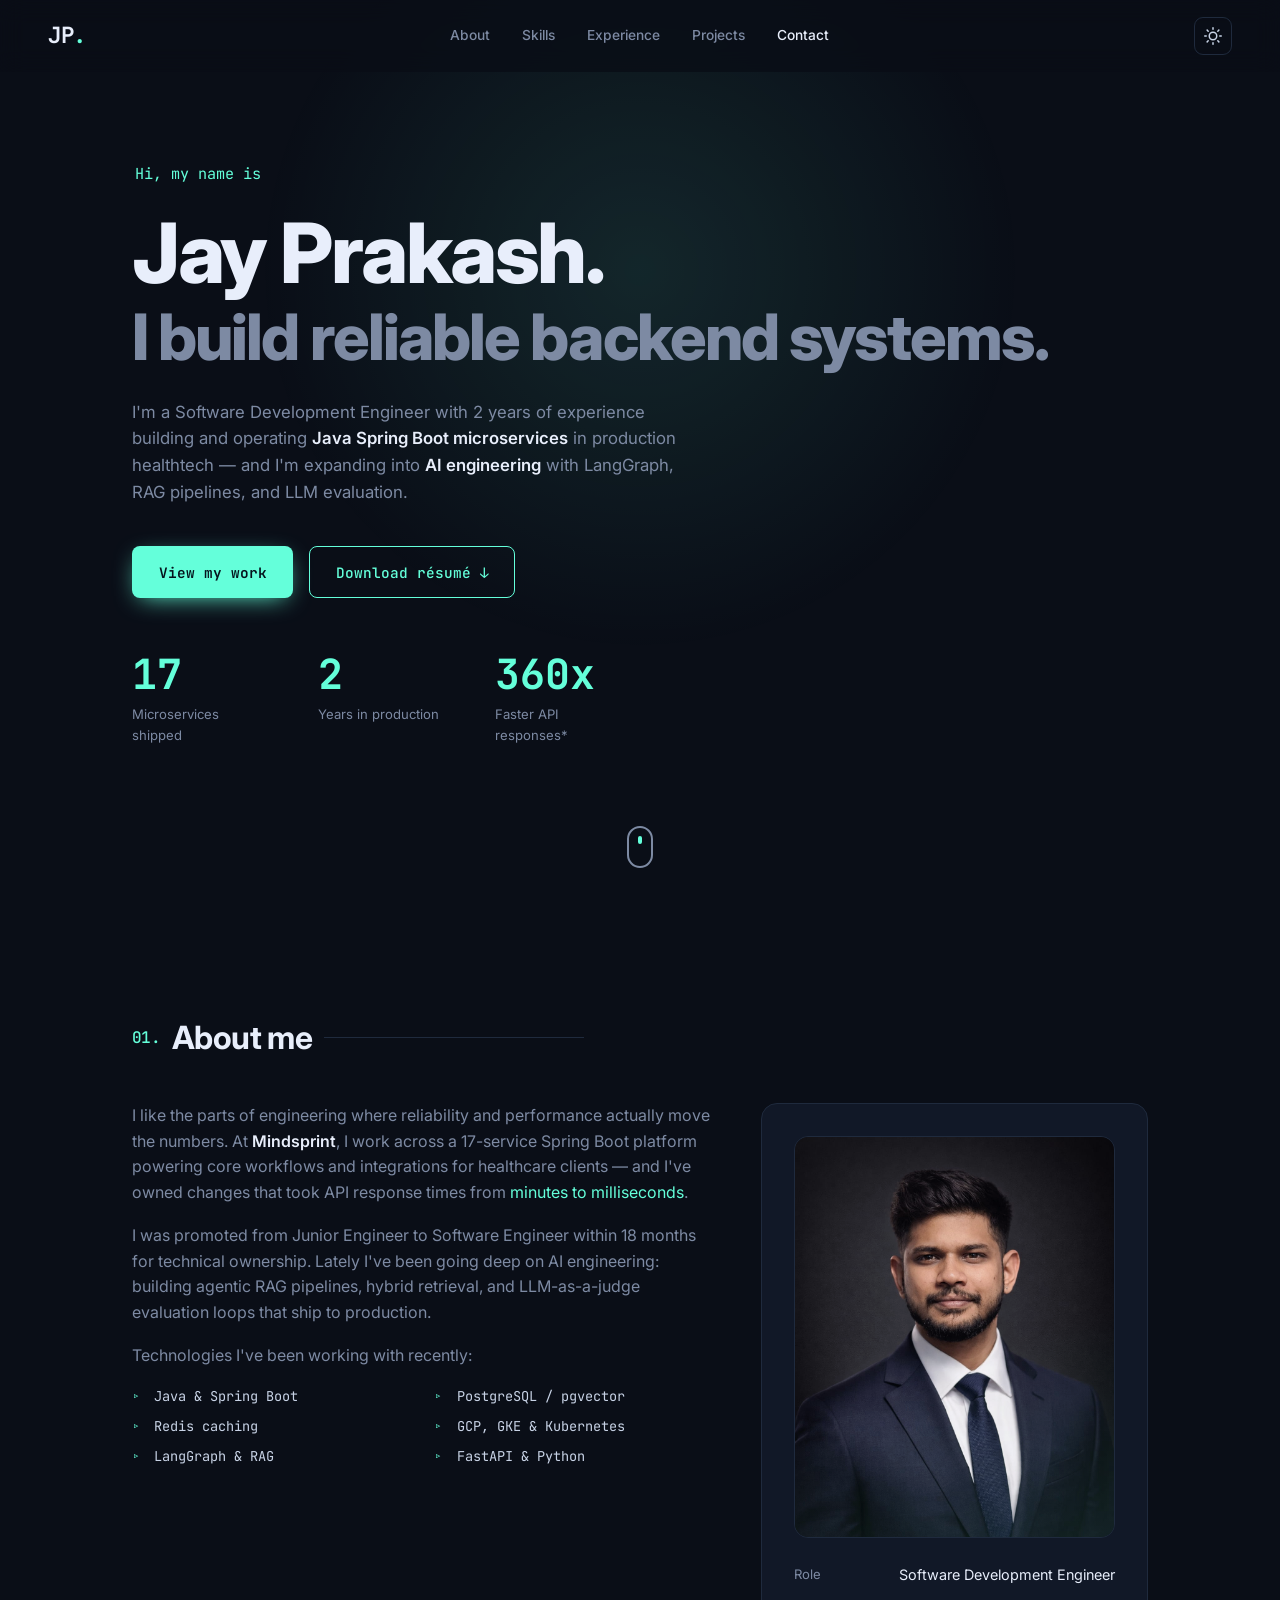
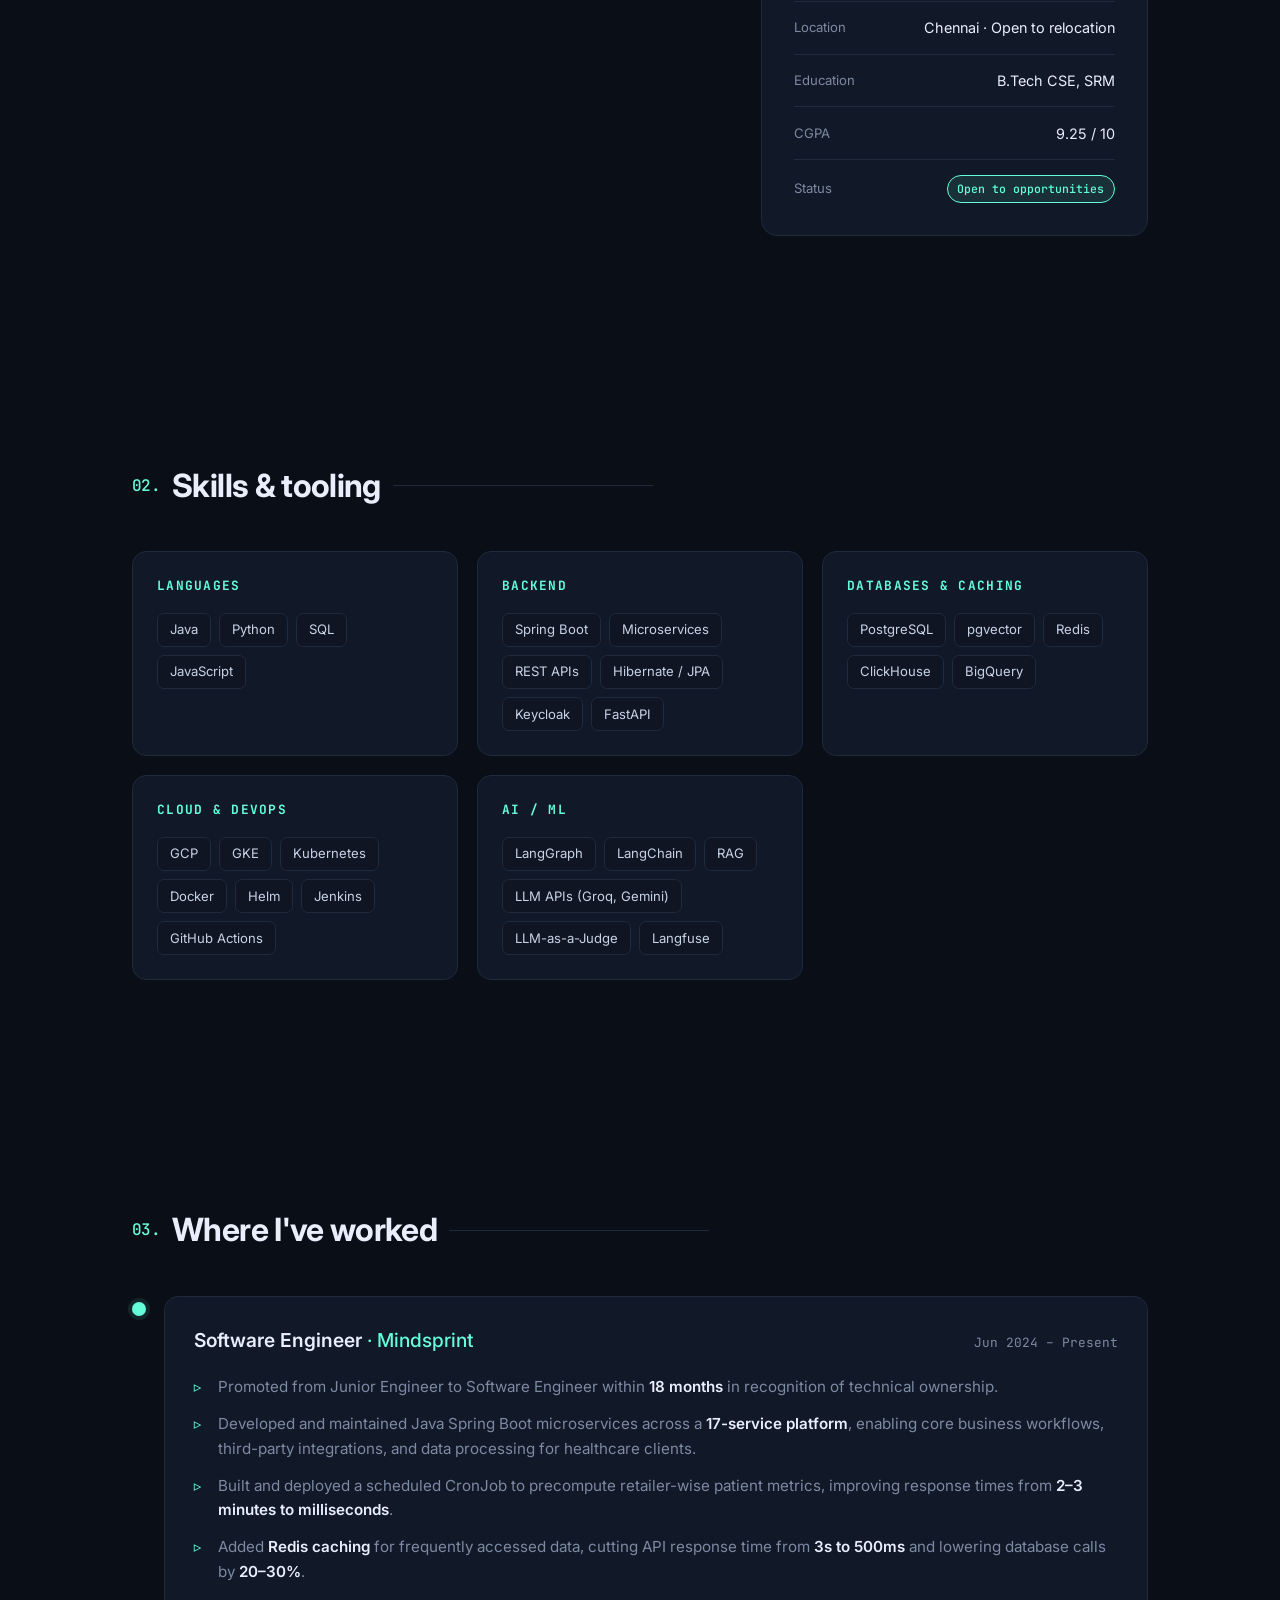
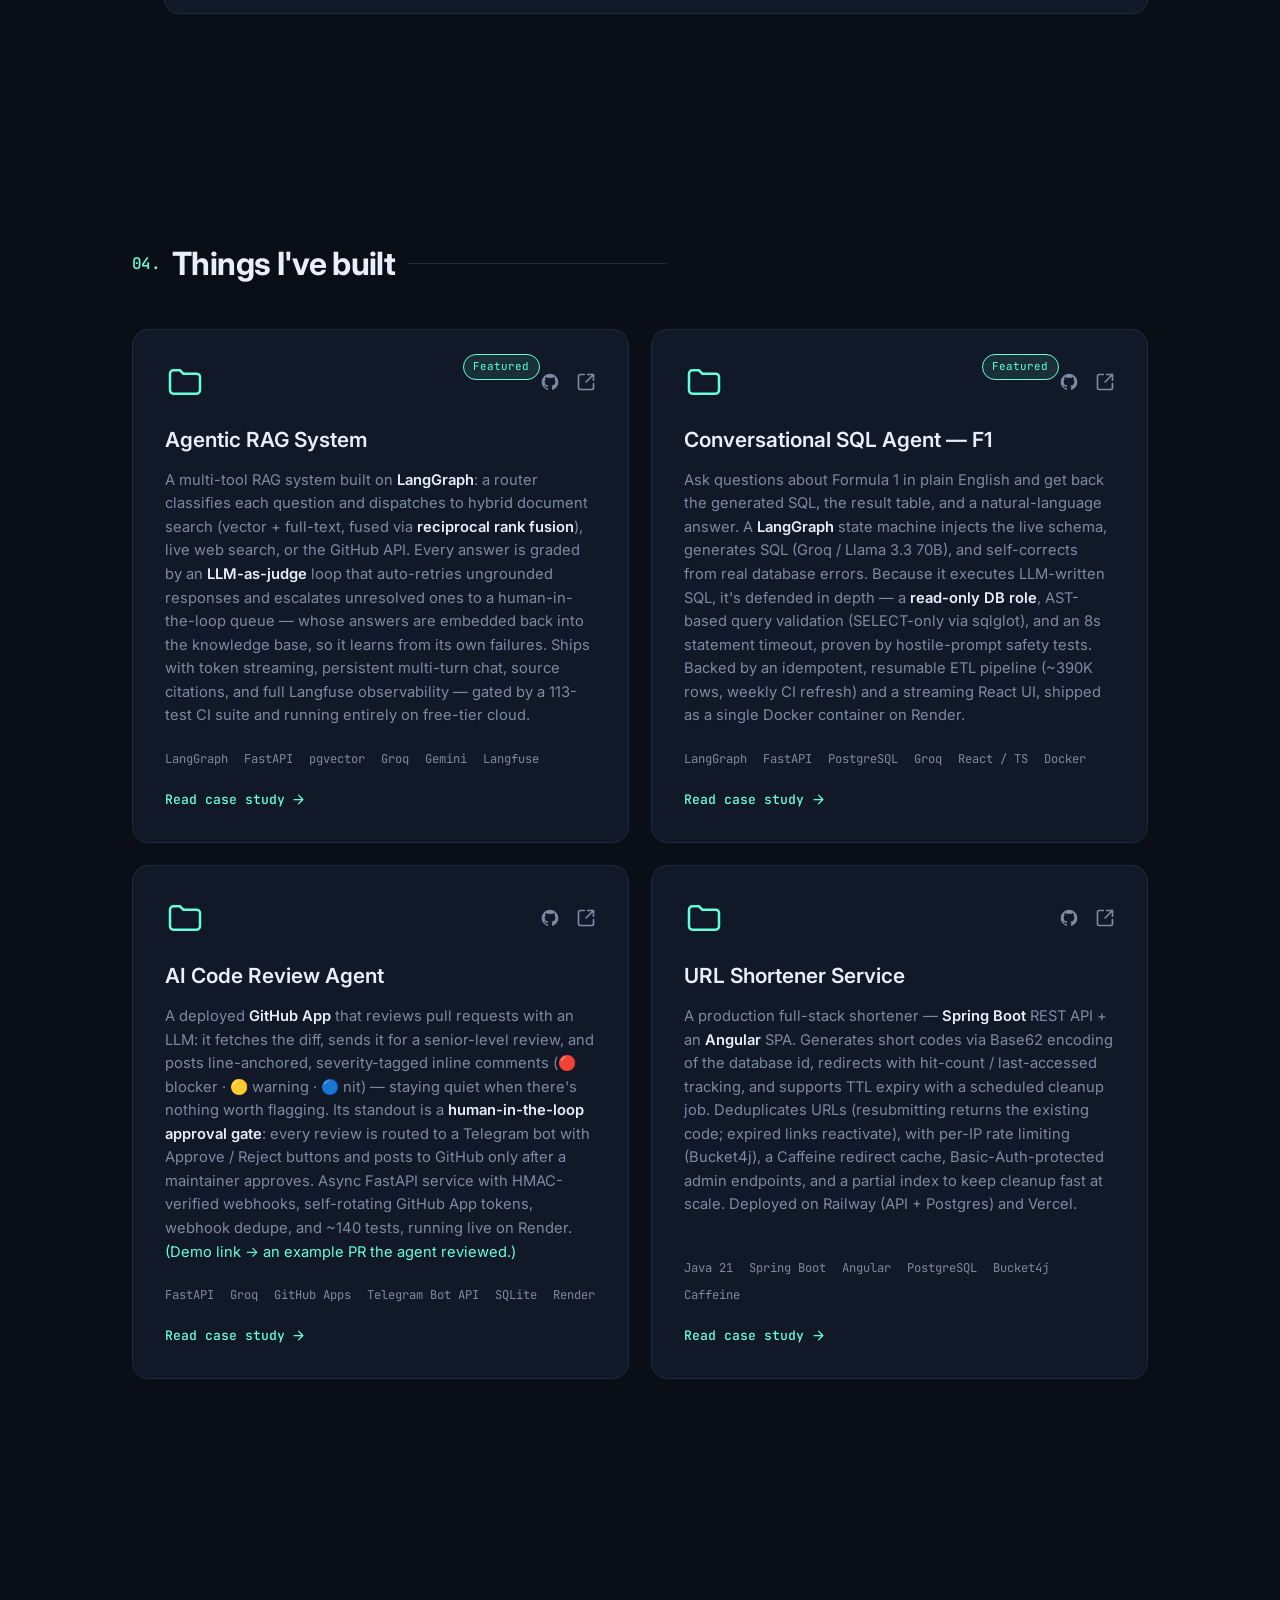
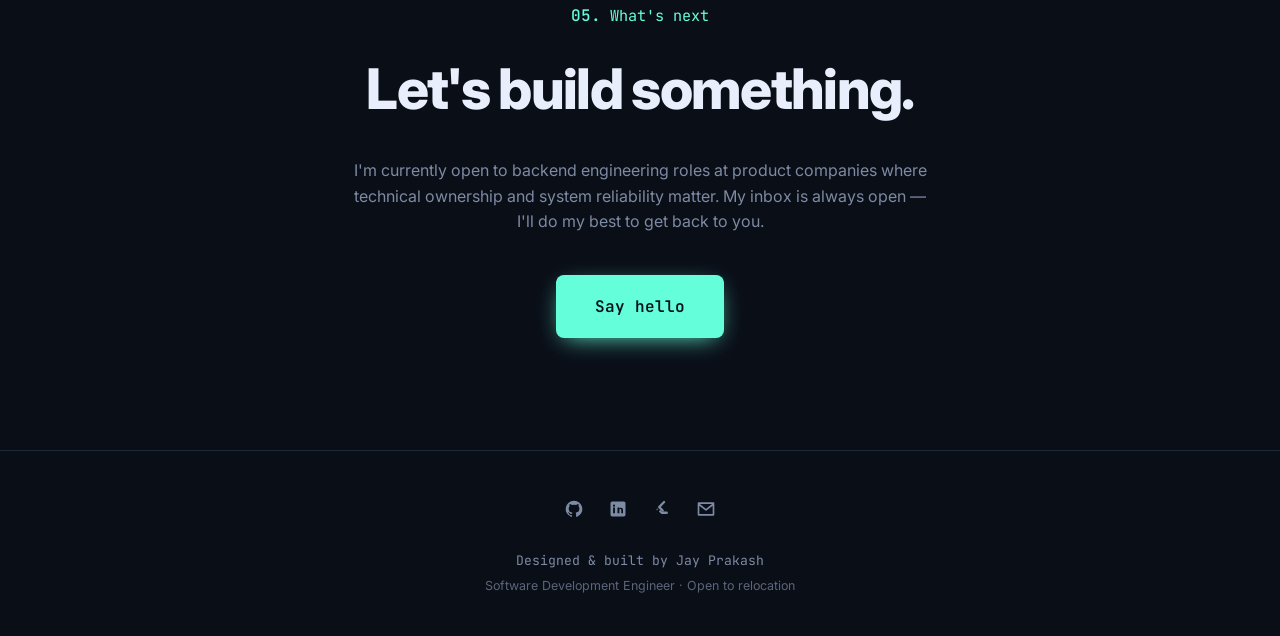
<file: index.html>
<!DOCTYPE html>
<html lang="en">
<head>
  <meta charset="UTF-8" />
  <meta name="viewport" content="width=device-width, initial-scale=1.0" />
  <title>Jay Prakash — Software Development Engineer</title>
  <meta name="description" content="Jay Prakash — Software Development Engineer building Java Spring Boot microservices and agentic AI systems. 2 years of production healthtech experience on GCP." />
  <meta name="author" content="Jay Prakash" />

  <!-- Open Graph -->
  <meta property="og:title" content="Jay Prakash — Software Development Engineer" />
  <meta property="og:description" content="Software Development Engineer building Java Spring Boot microservices & agentic AI systems with LangGraph & RAG." />
  <meta property="og:type" content="website" />
  <meta property="og:url" content="https://jay0singh.github.io/" />
  <meta property="og:image" content="https://jay0singh.github.io/assets/og-image.png" />
  <meta property="og:image:width" content="1200" />
  <meta property="og:image:height" content="630" />
  <meta name="twitter:card" content="summary_large_image" />
  <meta name="twitter:title" content="Jay Prakash — Software Development Engineer" />
  <meta name="twitter:description" content="Software Development Engineer building Java Spring Boot microservices & agentic AI systems with LangGraph & RAG." />
  <meta name="twitter:image" content="https://jay0singh.github.io/assets/og-image.png" />

  <link rel="preconnect" href="https://fonts.googleapis.com" />
  <link rel="preconnect" href="https://fonts.gstatic.com" crossorigin />
  <link href="https://fonts.googleapis.com/css2?family=Inter:wght@400;500;600;700;800&family=JetBrains+Mono:wght@400;500;600&display=swap" rel="stylesheet" />
  <link rel="stylesheet" href="styles.css" />
  <link rel="icon" href="data:image/svg+xml,<svg xmlns='http://www.w3.org/2000/svg' viewBox='0 0 100 100'><text y='.9em' font-size='90' font-family='monospace' font-weight='bold' fill='%2364ffda'>JP</text></svg>" />
</head>
<body>
  <!-- Progress bar -->
  <div class="scroll-progress" id="scrollProgress"></div>

  <!-- Nav -->
  <header class="nav" id="nav">
    <a href="#top" class="nav__logo">JP<span>.</span></a>
    <nav class="nav__links" id="navLinks">
      <a href="#about">About</a>
      <a href="#skills">Skills</a>
      <a href="#experience">Experience</a>
      <a href="#projects">Projects</a>
      <a href="#contact">Contact</a>
    </nav>
    <div class="nav__right">
      <button class="nav__toggle" id="themeToggle" aria-label="Toggle theme">
        <svg class="icon-sun" viewBox="0 0 24 24" width="18" height="18"><path d="M12 17a5 5 0 1 0 0-10 5 5 0 0 0 0 10zM12 1v2M12 21v2M4.2 4.2l1.4 1.4M18.4 18.4l1.4 1.4M1 12h2M21 12h2M4.2 19.8l1.4-1.4M18.4 5.6l1.4-1.4" fill="none" stroke="currentColor" stroke-width="2" stroke-linecap="round"/></svg>
        <svg class="icon-moon" viewBox="0 0 24 24" width="18" height="18"><path d="M21 12.8A9 9 0 1 1 11.2 3a7 7 0 0 0 9.8 9.8z" fill="none" stroke="currentColor" stroke-width="2" stroke-linejoin="round"/></svg>
      </button>
      <button class="nav__burger" id="navBurger" aria-label="Open menu" aria-expanded="false" aria-controls="navLinks">
        <span></span><span></span><span></span>
      </button>
    </div>
  </header>
  <div class="nav__backdrop" id="navBackdrop"></div>

  <main id="top">
    <!-- Hero -->
    <section class="hero">
      <div class="hero__inner">
        <p class="hero__eyebrow reveal">Hi, my name is</p>
        <h1 class="hero__name reveal">Jay Prakash.</h1>
        <h2 class="hero__tagline reveal">I build reliable backend systems.</h2>
        <p class="hero__desc reveal">
          I'm a Software Development Engineer with 2 years of experience building and operating
          <strong>Java Spring Boot microservices</strong> in production healthtech —
          and I'm expanding into <strong>AI engineering</strong> with LangGraph, RAG
          pipelines, and LLM evaluation.
        </p>
        <div class="hero__cta reveal">
          <a href="#projects" class="btn btn--primary">View my work</a>
          <a href="assets/Jay_Prakash_Resume.pdf" class="btn btn--ghost" target="_blank" rel="noopener">Download résumé ↓</a>
        </div>

        <div class="hero__stats reveal">
          <div class="stat"><span class="stat__num" data-target="17">0</span><span class="stat__label">Microservices shipped</span></div>
          <div class="stat"><span class="stat__num" data-target="2">0</span><span class="stat__label">Years in production</span></div>
          <div class="stat"><span class="stat__num" data-suffix="x">360</span><span class="stat__label">Faster API responses*</span></div>
        </div>
      </div>
      <a href="#about" class="hero__scroll" aria-label="Scroll down"><span></span></a>
    </section>

    <!-- About -->
    <section id="about" class="section">
      <h2 class="section__title"><span class="section__num">01.</span> About me</h2>
      <div class="about">
        <div class="about__text">
          <p>
            I like the parts of engineering where reliability and performance actually
            move the numbers. At <strong>Mindsprint</strong>, I work across a 17-service
            Spring Boot platform powering core workflows and integrations for healthcare
            clients — and I've owned changes that took API response times from
            <em>minutes to milliseconds</em>.
          </p>
          <p>
            I was promoted from Junior Engineer to Software Engineer within 18 months for
            technical ownership. Lately I've been going deep on AI engineering: building
            agentic RAG pipelines, hybrid retrieval, and LLM-as-a-judge evaluation loops
            that ship to production.
          </p>
          <p>Technologies I've been working with recently:</p>
          <ul class="about__stack">
            <li>Java &amp; Spring Boot</li>
            <li>PostgreSQL / pgvector</li>
            <li>Redis caching</li>
            <li>GCP, GKE &amp; Kubernetes</li>
            <li>LangGraph &amp; RAG</li>
            <li>FastAPI &amp; Python</li>
          </ul>
        </div>
        <div class="about__card">
          <div class="about__photo">
            <img src="assets/Jay%20Prakash%20Image.jpeg" alt="Jay Prakash" loading="lazy" />
          </div>
          <ul class="about__facts">
            <li><span>Role</span> Software Development Engineer</li>
            <li><span>Location</span> Chennai · Open to relocation</li>
            <li><span>Education</span> B.Tech CSE, SRM</li>
            <li><span>CGPA</span> 9.25 / 10</li>
            <li><span>Status</span> <span class="pill">Open to opportunities</span></li>
          </ul>
        </div>
      </div>
    </section>

    <!-- Skills -->
    <section id="skills" class="section">
      <h2 class="section__title"><span class="section__num">02.</span> Skills &amp; tooling</h2>
      <div class="skills">
        <div class="skill-group reveal">
          <h3>Languages</h3>
          <div class="tags"><span>Java</span><span>Python</span><span>SQL</span><span>JavaScript</span></div>
        </div>
        <div class="skill-group reveal">
          <h3>Backend</h3>
          <div class="tags"><span>Spring Boot</span><span>Microservices</span><span>REST APIs</span><span>Hibernate / JPA</span><span>Keycloak</span><span>FastAPI</span></div>
        </div>
        <div class="skill-group reveal">
          <h3>Databases &amp; Caching</h3>
          <div class="tags"><span>PostgreSQL</span><span>pgvector</span><span>Redis</span><span>ClickHouse</span><span>BigQuery</span></div>
        </div>
        <div class="skill-group reveal">
          <h3>Cloud &amp; DevOps</h3>
          <div class="tags"><span>GCP</span><span>GKE</span><span>Kubernetes</span><span>Docker</span><span>Helm</span><span>Jenkins</span><span>GitHub Actions</span></div>
        </div>
        <div class="skill-group reveal">
          <h3>AI / ML</h3>
          <div class="tags"><span>LangGraph</span><span>LangChain</span><span>RAG</span><span>LLM APIs (Groq, Gemini)</span><span>LLM-as-a-Judge</span><span>Langfuse</span></div>
        </div>
      </div>
    </section>

    <!-- Experience -->
    <section id="experience" class="section">
      <h2 class="section__title"><span class="section__num">03.</span> Where I've worked</h2>
      <div class="timeline">
        <div class="tl-item reveal">
          <div class="tl-marker"></div>
          <div class="tl-content">
            <div class="tl-head">
              <h3>Software Engineer <span class="tl-company">· Mindsprint</span></h3>
              <span class="tl-date">Jun 2024 – Present</span>
            </div>
            <ul class="tl-points">
              <li>Promoted from Junior Engineer to Software Engineer within <strong>18 months</strong> in recognition of technical ownership.</li>
              <li>Developed and maintained Java Spring Boot microservices across a <strong>17-service platform</strong>, enabling core business workflows, third-party integrations, and data processing for healthcare clients.</li>
              <li>Built and deployed a scheduled CronJob to precompute retailer-wise patient metrics, improving response times from <strong>2–3 minutes to milliseconds</strong>.</li>
              <li>Added <strong>Redis caching</strong> for frequently accessed data, cutting API response time from <strong>3s to 500ms</strong> and lowering database calls by <strong>20–30%</strong>.</li>
            </ul>
          </div>
        </div>
      </div>
    </section>

    <!-- Projects -->
    <section id="projects" class="section">
      <h2 class="section__title"><span class="section__num">04.</span> Things I've built</h2>
      <div class="projects">

        <article class="project reveal">
          <div class="project__top">
            <svg class="project__folder" viewBox="0 0 24 24" width="40" height="40"><path d="M3 7a2 2 0 0 1 2-2h4l2 2h8a2 2 0 0 1 2 2v8a2 2 0 0 1-2 2H5a2 2 0 0 1-2-2V7z" fill="none" stroke="currentColor" stroke-width="1.5"/></svg>
            <div class="project__links">
              <a href="#" data-link="rag-github" aria-label="GitHub" title="GitHub"><svg viewBox="0 0 24 24" width="20" height="20"><path fill="currentColor" d="M12 2a10 10 0 0 0-3.16 19.49c.5.09.68-.22.68-.48v-1.7c-2.78.6-3.37-1.34-3.37-1.34-.45-1.16-1.11-1.47-1.11-1.47-.91-.62.07-.6.07-.6 1 .07 1.53 1.03 1.53 1.03.9 1.53 2.36 1.09 2.94.83.09-.65.35-1.09.63-1.34-2.22-.25-4.55-1.11-4.55-4.94 0-1.09.39-1.98 1.03-2.68-.1-.25-.45-1.27.1-2.65 0 0 .84-.27 2.75 1.02a9.6 9.6 0 0 1 5 0c1.91-1.29 2.75-1.02 2.75-1.02.55 1.38.2 2.4.1 2.65.64.7 1.03 1.59 1.03 2.68 0 3.84-2.34 4.68-4.57 4.93.36.31.68.92.68 1.85v2.74c0 .27.18.58.69.48A10 10 0 0 0 12 2z"/></svg></a>
              <a href="#" data-link="rag-live" aria-label="Live demo" title="Live demo"><svg viewBox="0 0 24 24" width="20" height="20"><path fill="none" stroke="currentColor" stroke-width="2" stroke-linecap="round" stroke-linejoin="round" d="M14 3h7v7M21 3l-9 9M10 3H5a2 2 0 0 0-2 2v14a2 2 0 0 0 2 2h14a2 2 0 0 0 2-2v-5"/></svg></a>
            </div>
          </div>
          <span class="project__badge">Featured</span>
          <h3 class="project__title">Agentic RAG System</h3>
          <p class="project__desc">
            A multi-tool RAG system built on <strong>LangGraph</strong>: a router classifies each
            question and dispatches to hybrid document search (vector + full-text, fused via
            <strong>reciprocal rank fusion</strong>), live web search, or the GitHub API. Every
            answer is graded by an <strong>LLM-as-judge</strong> loop that auto-retries ungrounded
            responses and escalates unresolved ones to a human-in-the-loop queue — whose answers
            are embedded back into the knowledge base, so it learns from its own failures. Ships
            with token streaming, persistent multi-turn chat, source citations, and full Langfuse
            observability — gated by a 113-test CI suite and running entirely on free-tier cloud.
          </p>
          <ul class="project__tech">
            <li>LangGraph</li><li>FastAPI</li><li>pgvector</li><li>Groq</li><li>Gemini</li><li>Langfuse</li>
          </ul>
          <a href="agentic-rag.html" class="project__cta">Read case study
            <svg viewBox="0 0 24 24" width="15" height="15" fill="none" stroke="currentColor" stroke-width="2" stroke-linecap="round" stroke-linejoin="round"><path d="M5 12h14M12 5l7 7-7 7"/></svg>
          </a>
        </article>

        <article class="project reveal">
          <div class="project__top">
            <svg class="project__folder" viewBox="0 0 24 24" width="40" height="40"><path d="M3 7a2 2 0 0 1 2-2h4l2 2h8a2 2 0 0 1 2 2v8a2 2 0 0 1-2 2H5a2 2 0 0 1-2-2V7z" fill="none" stroke="currentColor" stroke-width="1.5"/></svg>
            <div class="project__links">
              <a href="#" data-link="sql-github" aria-label="GitHub" title="GitHub"><svg viewBox="0 0 24 24" width="20" height="20"><path fill="currentColor" d="M12 2a10 10 0 0 0-3.16 19.49c.5.09.68-.22.68-.48v-1.7c-2.78.6-3.37-1.34-3.37-1.34-.45-1.16-1.11-1.47-1.11-1.47-.91-.62.07-.6.07-.6 1 .07 1.53 1.03 1.53 1.03.9 1.53 2.36 1.09 2.94.83.09-.65.35-1.09.63-1.34-2.22-.25-4.55-1.11-4.55-4.94 0-1.09.39-1.98 1.03-2.68-.1-.25-.45-1.27.1-2.65 0 0 .84-.27 2.75 1.02a9.6 9.6 0 0 1 5 0c1.91-1.29 2.75-1.02 2.75-1.02.55 1.38.2 2.4.1 2.65.64.7 1.03 1.59 1.03 2.68 0 3.84-2.34 4.68-4.57 4.93.36.31.68.92.68 1.85v2.74c0 .27.18.58.69.48A10 10 0 0 0 12 2z"/></svg></a>
              <a href="#" data-link="sql-demo" aria-label="Live demo" title="Live demo"><svg viewBox="0 0 24 24" width="20" height="20"><path fill="none" stroke="currentColor" stroke-width="2" stroke-linecap="round" stroke-linejoin="round" d="M14 3h7v7M21 3l-9 9M10 3H5a2 2 0 0 0-2 2v14a2 2 0 0 0 2 2h14a2 2 0 0 0 2-2v-5"/></svg></a>
            </div>
          </div>
          <span class="project__badge">Featured</span>
          <h3 class="project__title">Conversational SQL Agent — F1</h3>
          <p class="project__desc">
            Ask questions about Formula 1 in plain English and get back the generated SQL,
            the result table, and a natural-language answer. A <strong>LangGraph</strong> state
            machine injects the live schema, generates SQL (Groq / Llama 3.3 70B), and
            self-corrects from real database errors. Because it executes LLM-written SQL, it's
            defended in depth — a <strong>read-only DB role</strong>, AST-based query validation
            (SELECT-only via sqlglot), and an 8s statement timeout, proven by hostile-prompt
            safety tests. Backed by an idempotent, resumable ETL pipeline (~390K rows,
            weekly CI refresh) and a streaming React UI, shipped as a single Docker container
            on Render.
          </p>
          <ul class="project__tech">
            <li>LangGraph</li><li>FastAPI</li><li>PostgreSQL</li><li>Groq</li><li>React / TS</li><li>Docker</li>
          </ul>
          <a href="conversational-sql-agent.html" class="project__cta">Read case study
            <svg viewBox="0 0 24 24" width="15" height="15" fill="none" stroke="currentColor" stroke-width="2" stroke-linecap="round" stroke-linejoin="round"><path d="M5 12h14M12 5l7 7-7 7"/></svg>
          </a>
        </article>

        <article class="project reveal">
          <div class="project__top">
            <svg class="project__folder" viewBox="0 0 24 24" width="40" height="40"><path d="M3 7a2 2 0 0 1 2-2h4l2 2h8a2 2 0 0 1 2 2v8a2 2 0 0 1-2 2H5a2 2 0 0 1-2-2V7z" fill="none" stroke="currentColor" stroke-width="1.5"/></svg>
            <div class="project__links">
              <a href="#" data-link="review-github" aria-label="GitHub" title="GitHub"><svg viewBox="0 0 24 24" width="20" height="20"><path fill="currentColor" d="M12 2a10 10 0 0 0-3.16 19.49c.5.09.68-.22.68-.48v-1.7c-2.78.6-3.37-1.34-3.37-1.34-.45-1.16-1.11-1.47-1.11-1.47-.91-.62.07-.6.07-.6 1 .07 1.53 1.03 1.53 1.03.9 1.53 2.36 1.09 2.94.83.09-.65.35-1.09.63-1.34-2.22-.25-4.55-1.11-4.55-4.94 0-1.09.39-1.98 1.03-2.68-.1-.25-.45-1.27.1-2.65 0 0 .84-.27 2.75 1.02a9.6 9.6 0 0 1 5 0c1.91-1.29 2.75-1.02 2.75-1.02.55 1.38.2 2.4.1 2.65.64.7 1.03 1.59 1.03 2.68 0 3.84-2.34 4.68-4.57 4.93.36.31.68.92.68 1.85v2.74c0 .27.18.58.69.48A10 10 0 0 0 12 2z"/></svg></a>
              <a href="#" data-link="review-demo" aria-label="Example PR review" title="See it in action — example PR"><svg viewBox="0 0 24 24" width="20" height="20"><path fill="none" stroke="currentColor" stroke-width="2" stroke-linecap="round" stroke-linejoin="round" d="M14 3h7v7M21 3l-9 9M10 3H5a2 2 0 0 0-2 2v14a2 2 0 0 0 2 2h14a2 2 0 0 0 2-2v-5"/></svg></a>
            </div>
          </div>
          <h3 class="project__title">AI Code Review Agent</h3>
          <p class="project__desc">
            A deployed <strong>GitHub App</strong> that reviews pull requests with an LLM: it
            fetches the diff, sends it for a senior-level review, and posts line-anchored,
            severity-tagged inline comments (🔴 blocker · 🟡 warning · 🔵 nit) — staying quiet
            when there's nothing worth flagging. Its standout is a
            <strong>human-in-the-loop approval gate</strong>: every review is routed to a Telegram
            bot with Approve / Reject buttons and posts to GitHub only after a maintainer approves.
            Async FastAPI service with HMAC-verified webhooks, self-rotating GitHub App tokens,
            webhook dedupe, and ~140 tests, running live on Render.
            <em>(Demo link → an example PR the agent reviewed.)</em>
          </p>
          <ul class="project__tech">
            <li>FastAPI</li><li>Groq</li><li>GitHub Apps</li><li>Telegram Bot API</li><li>SQLite</li><li>Render</li>
          </ul>
          <a href="code-review-agent.html" class="project__cta">Read case study
            <svg viewBox="0 0 24 24" width="15" height="15" fill="none" stroke="currentColor" stroke-width="2" stroke-linecap="round" stroke-linejoin="round"><path d="M5 12h14M12 5l7 7-7 7"/></svg>
          </a>
        </article>

        <article class="project reveal">
          <div class="project__top">
            <svg class="project__folder" viewBox="0 0 24 24" width="40" height="40"><path d="M3 7a2 2 0 0 1 2-2h4l2 2h8a2 2 0 0 1 2 2v8a2 2 0 0 1-2 2H5a2 2 0 0 1-2-2V7z" fill="none" stroke="currentColor" stroke-width="1.5"/></svg>
            <div class="project__links">
              <a href="#" data-link="url-github" aria-label="GitHub" title="GitHub"><svg viewBox="0 0 24 24" width="20" height="20"><path fill="currentColor" d="M12 2a10 10 0 0 0-3.16 19.49c.5.09.68-.22.68-.48v-1.7c-2.78.6-3.37-1.34-3.37-1.34-.45-1.16-1.11-1.47-1.11-1.47-.91-.62.07-.6.07-.6 1 .07 1.53 1.03 1.53 1.03.9 1.53 2.36 1.09 2.94.83.09-.65.35-1.09.63-1.34-2.22-.25-4.55-1.11-4.55-4.94 0-1.09.39-1.98 1.03-2.68-.1-.25-.45-1.27.1-2.65 0 0 .84-.27 2.75 1.02a9.6 9.6 0 0 1 5 0c1.91-1.29 2.75-1.02 2.75-1.02.55 1.38.2 2.4.1 2.65.64.7 1.03 1.59 1.03 2.68 0 3.84-2.34 4.68-4.57 4.93.36.31.68.92.68 1.85v2.74c0 .27.18.58.69.48A10 10 0 0 0 12 2z"/></svg></a>
              <a href="#" data-link="url-live" aria-label="Live demo" title="Live demo"><svg viewBox="0 0 24 24" width="20" height="20"><path fill="none" stroke="currentColor" stroke-width="2" stroke-linecap="round" stroke-linejoin="round" d="M14 3h7v7M21 3l-9 9M10 3H5a2 2 0 0 0-2 2v14a2 2 0 0 0 2 2h14a2 2 0 0 0 2-2v-5"/></svg></a>
            </div>
          </div>
          <h3 class="project__title">URL Shortener Service</h3>
          <p class="project__desc">
            A production full-stack shortener — <strong>Spring Boot</strong> REST API + an
            <strong>Angular</strong> SPA. Generates short codes via Base62 encoding of the
            database id, redirects with hit-count / last-accessed tracking, and supports TTL
            expiry with a scheduled cleanup job. Deduplicates URLs (resubmitting returns the
            existing code; expired links reactivate), with per-IP rate limiting (Bucket4j), a
            Caffeine redirect cache, Basic-Auth-protected admin endpoints, and a partial index
            to keep cleanup fast at scale. Deployed on Railway (API + Postgres) and Vercel.
          </p>
          <ul class="project__tech">
            <li>Java 21</li><li>Spring Boot</li><li>Angular</li><li>PostgreSQL</li><li>Bucket4j</li><li>Caffeine</li>
          </ul>
          <a href="url-shortener.html" class="project__cta">Read case study
            <svg viewBox="0 0 24 24" width="15" height="15" fill="none" stroke="currentColor" stroke-width="2" stroke-linecap="round" stroke-linejoin="round"><path d="M5 12h14M12 5l7 7-7 7"/></svg>
          </a>
        </article>

      </div>
    </section>

    <!-- Contact -->
    <section id="contact" class="section section--contact">
      <p class="contact__eyebrow"><span class="section__num">05.</span> What's next</p>
      <h2 class="contact__title">Let's build something.</h2>
      <p class="contact__desc">
        I'm currently open to backend engineering roles at product companies where
        technical ownership and system reliability matter. My inbox is always open —
        I'll do my best to get back to you.
      </p>
      <a href="mailto:jaysingha261@gmail.com" class="btn btn--primary btn--lg">Say hello</a>
    </section>
  </main>

  <footer class="footer">
    <div class="footer__socials">
      <a href="#" data-link="github" aria-label="GitHub" title="GitHub"><svg viewBox="0 0 24 24" width="20" height="20"><path fill="currentColor" d="M12 2a10 10 0 0 0-3.16 19.49c.5.09.68-.22.68-.48v-1.7c-2.78.6-3.37-1.34-3.37-1.34-.45-1.16-1.11-1.47-1.11-1.47-.91-.62.07-.6.07-.6 1 .07 1.53 1.03 1.53 1.03.9 1.53 2.36 1.09 2.94.83.09-.65.35-1.09.63-1.34-2.22-.25-4.55-1.11-4.55-4.94 0-1.09.39-1.98 1.03-2.68-.1-.25-.45-1.27.1-2.65 0 0 .84-.27 2.75 1.02a9.6 9.6 0 0 1 5 0c1.91-1.29 2.75-1.02 2.75-1.02.55 1.38.2 2.4.1 2.65.64.7 1.03 1.59 1.03 2.68 0 3.84-2.34 4.68-4.57 4.93.36.31.68.92.68 1.85v2.74c0 .27.18.58.69.48A10 10 0 0 0 12 2z"/></svg></a>
      <a href="#" data-link="linkedin" aria-label="LinkedIn" title="LinkedIn"><svg viewBox="0 0 24 24" width="20" height="20"><path fill="currentColor" d="M19 3a2 2 0 0 1 2 2v14a2 2 0 0 1-2 2H5a2 2 0 0 1-2-2V5a2 2 0 0 1 2-2h14zM8.34 17V10.3H6.12V17h2.22zM7.23 9.3a1.29 1.29 0 1 0 0-2.58 1.29 1.29 0 0 0 0 2.58zM18 17v-3.67c0-1.96-1.05-2.87-2.45-2.87-1.13 0-1.63.62-1.92 1.06V10.3H11.4V17h2.22v-3.72c0-.2.01-.4.07-.54.16-.4.52-.8 1.14-.8.8 0 1.13.6 1.13 1.5V17H18z"/></svg></a>
      <a href="#" data-link="leetcode" aria-label="LeetCode" title="LeetCode"><svg viewBox="0 0 24 24" width="20" height="20"><path fill="currentColor" d="M13.48 2.62a1.4 1.4 0 0 1 2 1.97l-4.9 5.05 3.2 3.28a1.4 1.4 0 0 1-2 1.96l-4.2-4.28a1.4 1.4 0 0 1 0-1.96l5.9-6.02zM8.2 14.9l2.5 2.55c.27.27.63.42 1 .42h6a1.4 1.4 0 0 0 0-2.8h-5.42l-2.08-2.13-2 1.96zm-2.36-3.34a1.4 1.4 0 0 0 0 1.96l.03.03 2-1.96-.03-.03z"/></svg></a>
      <a href="mailto:jaysingha261@gmail.com" aria-label="Email" title="Email"><svg viewBox="0 0 24 24" width="20" height="20"><path fill="none" stroke="currentColor" stroke-width="2" stroke-linejoin="round" d="M3 5h18v14H3zM3 6l9 7 9-7"/></svg></a>
    </div>
    <p class="footer__note">Designed &amp; built by Jay Prakash</p>
    <p class="footer__sub">Software Development Engineer · Open to relocation</p>
  </footer>

  <script src="script.js"></script>
</body>
</html>
</file>
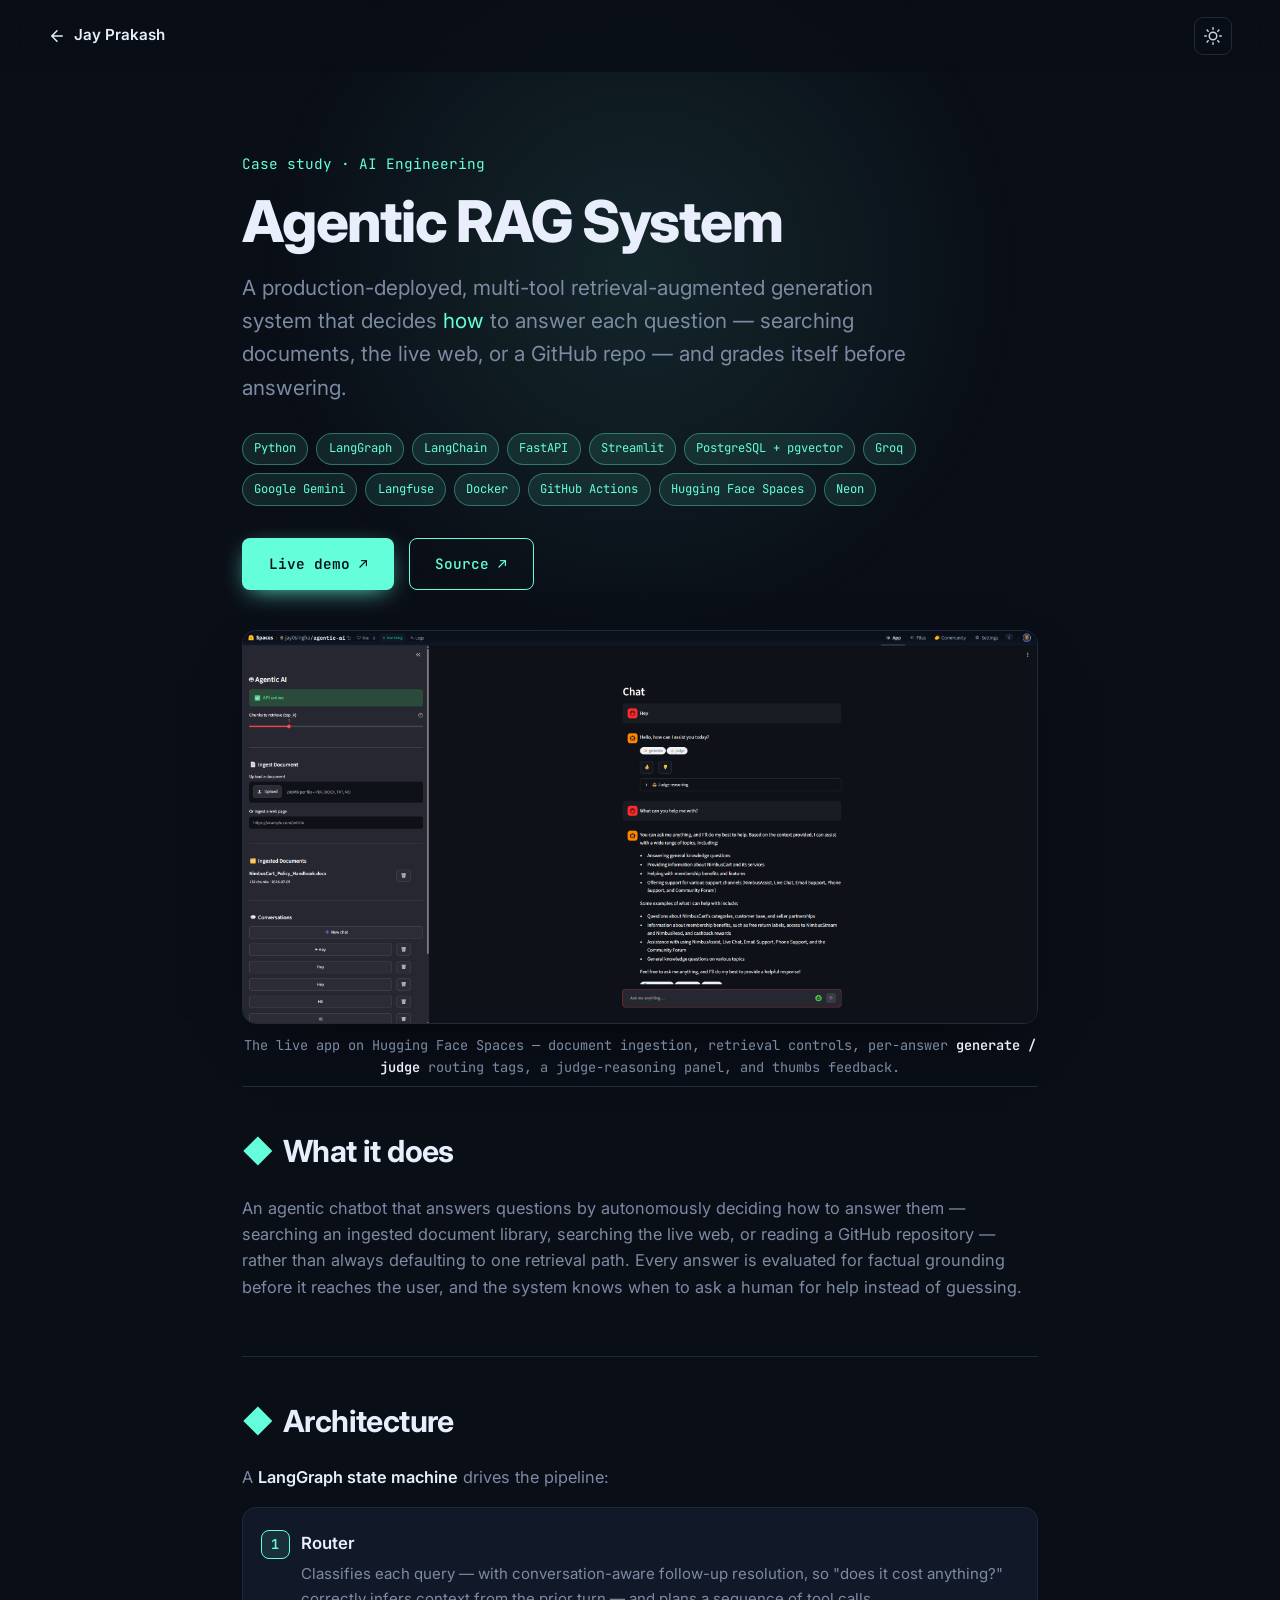
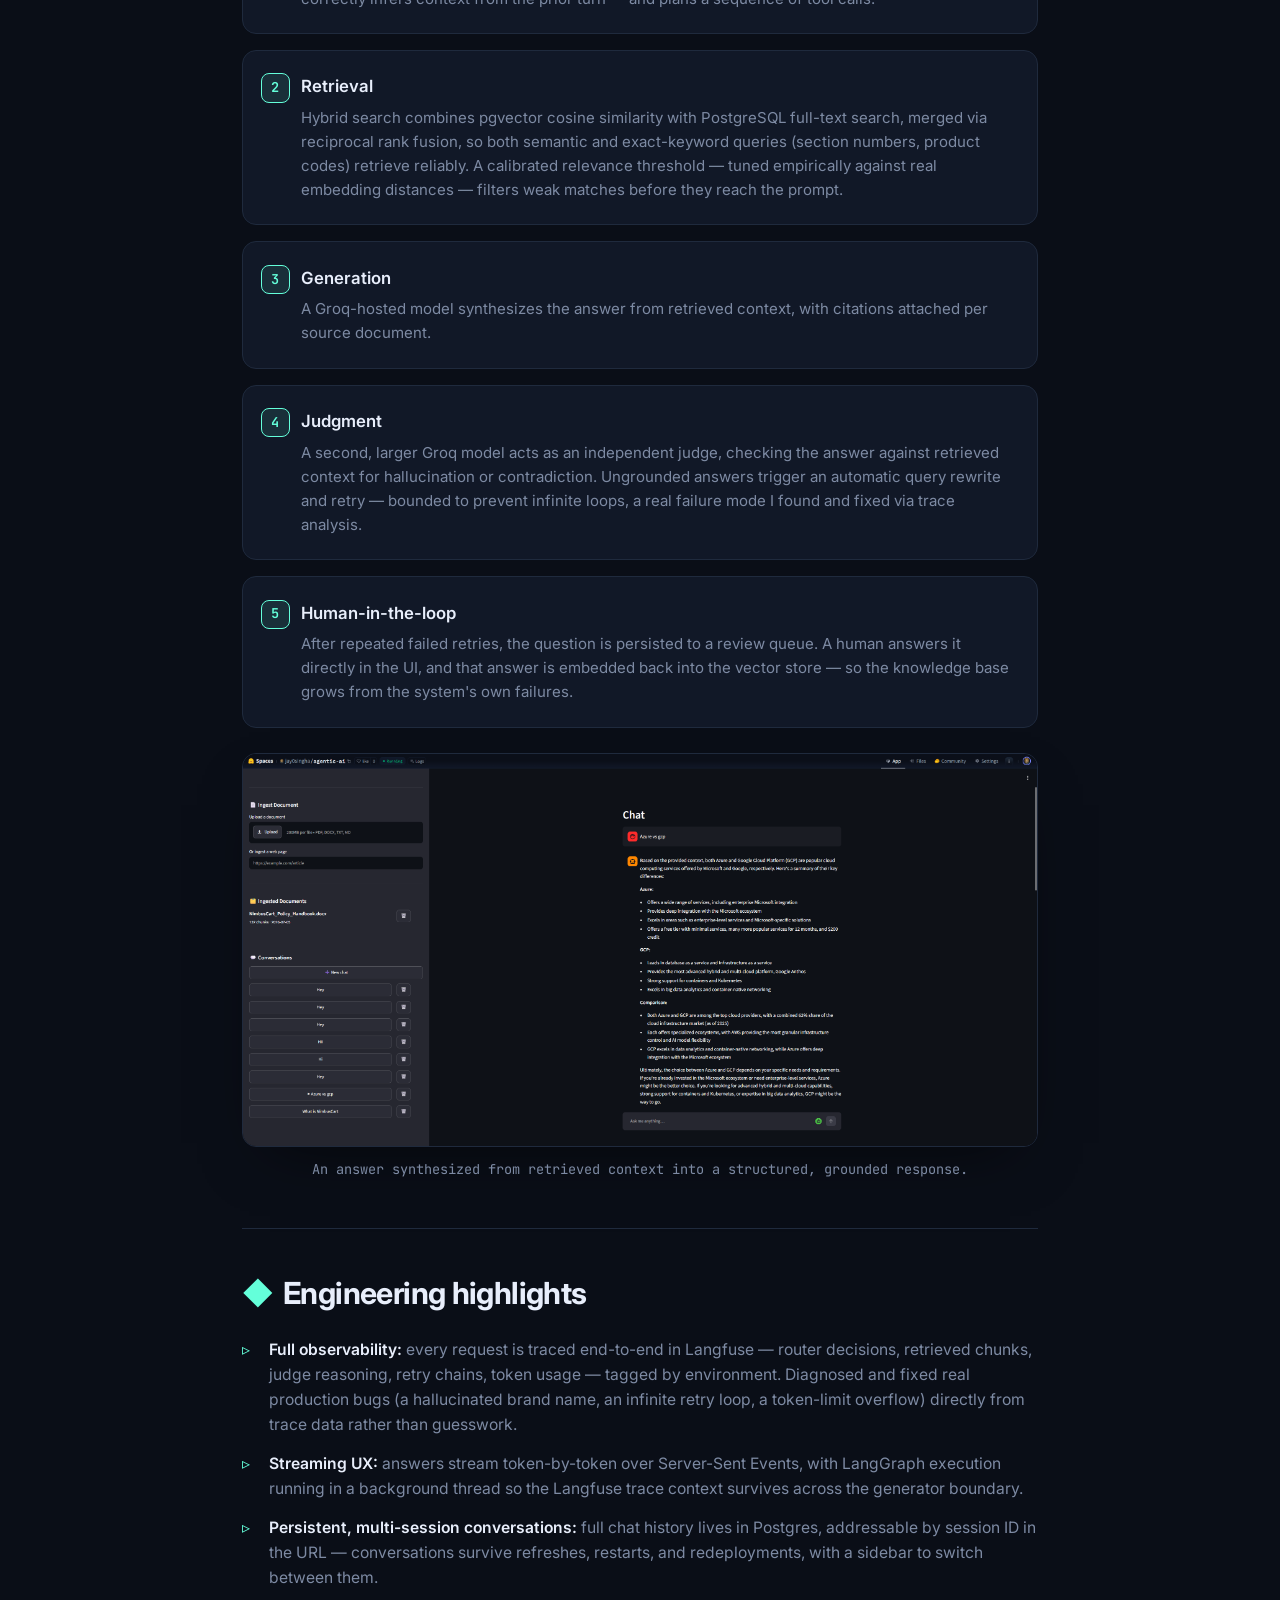
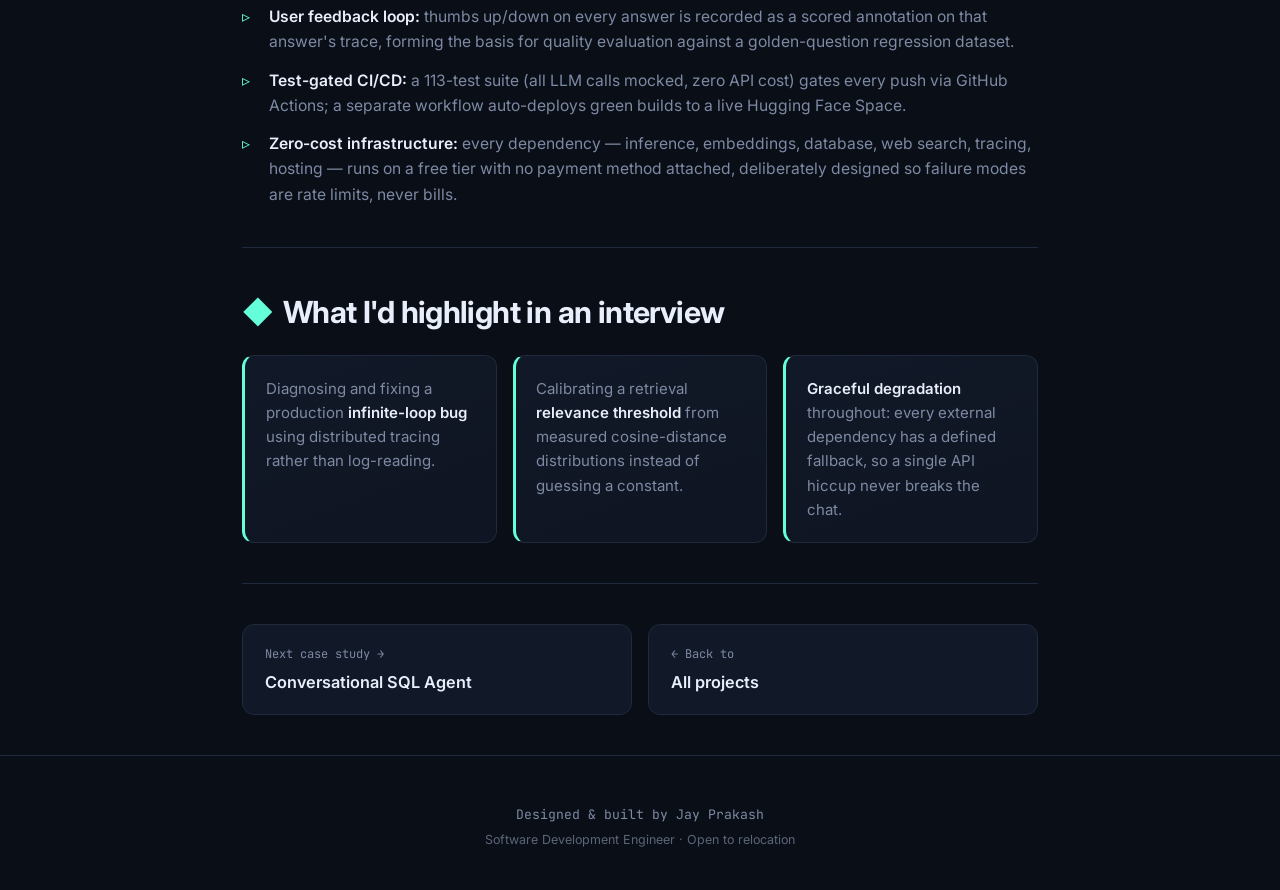
<file: agentic-rag.html>
<!DOCTYPE html>
<html lang="en">
<head>
  <meta charset="UTF-8" />
  <meta name="viewport" content="width=device-width, initial-scale=1.0" />
  <title>Agentic RAG System — Case Study · Jay Prakash</title>
  <meta name="description" content="A production-deployed, multi-tool RAG system built with LangGraph: hybrid retrieval, LLM-as-judge grading, human-in-the-loop learning, and full Langfuse observability." />

  <meta property="og:title" content="Agentic RAG System — Case Study · Jay Prakash" />
  <meta property="og:description" content="A production-deployed, multi-tool RAG system built with LangGraph — hybrid retrieval, LLM-as-judge grading, human-in-the-loop learning, full observability." />
  <meta property="og:type" content="article" />
  <meta property="og:url" content="https://jay0singh.github.io/agentic-rag.html" />
  <meta property="og:image" content="https://jay0singh.github.io/assets/og-image.png" />
  <meta property="og:image:width" content="1200" />
  <meta property="og:image:height" content="630" />
  <meta name="twitter:card" content="summary_large_image" />
  <meta name="twitter:image" content="https://jay0singh.github.io/assets/og-image.png" />

  <link rel="preconnect" href="https://fonts.googleapis.com" />
  <link rel="preconnect" href="https://fonts.gstatic.com" crossorigin />
  <link href="https://fonts.googleapis.com/css2?family=Inter:wght@400;500;600;700;800&family=JetBrains+Mono:wght@400;500;600&display=swap" rel="stylesheet" />
  <link rel="stylesheet" href="styles.css" />
  <link rel="icon" href="data:image/svg+xml,<svg xmlns='http://www.w3.org/2000/svg' viewBox='0 0 100 100'><text y='.9em' font-size='90' font-family='monospace' font-weight='bold' fill='%2364ffda'>JP</text></svg>" />
</head>
<body>
  <div class="scroll-progress" id="scrollProgress"></div>

  <header class="cs-nav">
    <a href="index.html#projects" class="cs-back">
      <svg viewBox="0 0 24 24" width="18" height="18" fill="none" stroke="currentColor" stroke-width="2" stroke-linecap="round" stroke-linejoin="round"><path d="M19 12H5M12 19l-7-7 7-7"/></svg>
      Jay Prakash
    </a>
    <button class="nav__toggle" id="themeToggle" aria-label="Toggle theme">
      <svg class="icon-sun" viewBox="0 0 24 24" width="18" height="18"><path d="M12 17a5 5 0 1 0 0-10 5 5 0 0 0 0 10zM12 1v2M12 21v2M4.2 4.2l1.4 1.4M18.4 18.4l1.4 1.4M1 12h2M21 12h2M4.2 19.8l1.4-1.4M18.4 5.6l1.4-1.4" fill="none" stroke="currentColor" stroke-width="2" stroke-linecap="round"/></svg>
      <svg class="icon-moon" viewBox="0 0 24 24" width="18" height="18"><path d="M21 12.8A9 9 0 1 1 11.2 3a7 7 0 0 0 9.8 9.8z" fill="none" stroke="currentColor" stroke-width="2" stroke-linejoin="round"/></svg>
    </button>
  </header>

  <main class="cs-wrap">
    <section class="cs-hero">
      <p class="cs-eyebrow">Case study · AI Engineering</p>
      <h1 class="cs-title">Agentic RAG System</h1>
      <p class="cs-tagline">
        A production-deployed, multi-tool retrieval-augmented generation system that decides
        <em>how</em> to answer each question — searching documents, the live web, or a GitHub
        repo — and grades itself before answering.
      </p>
      <div class="cs-stack">
        <span>Python</span><span>LangGraph</span><span>LangChain</span><span>FastAPI</span><span>Streamlit</span>
        <span>PostgreSQL + pgvector</span><span>Groq</span><span>Google Gemini</span><span>Langfuse</span>
        <span>Docker</span><span>GitHub Actions</span><span>Hugging Face Spaces</span><span>Neon</span>
      </div>
      <div class="cs-actions">
        <a href="https://huggingface.co/spaces/jay0singha/agentic-ai" class="btn btn--primary" target="_blank" rel="noopener">Live demo ↗</a>
        <a href="https://github.com/jay0singh/agentic-ai" class="btn btn--ghost" target="_blank" rel="noopener">Source ↗</a>
      </div>
    </section>

    <figure class="cs-figure reveal">
      <img src="assets/rag-chat.png" alt="The Agentic AI app: a sidebar for document ingestion and retrieval settings, and a chat showing generate/judge routing tags, a Judge reasoning panel, and answer feedback." loading="lazy" />
      <figcaption>The live app on Hugging Face Spaces — document ingestion, retrieval controls, per-answer <strong>generate / judge</strong> routing tags, a judge-reasoning panel, and thumbs feedback.</figcaption>
    </figure>

    <section class="cs-section reveal">
      <h2><span class="cs-ic">◆</span> What it does</h2>
      <p>
        An agentic chatbot that answers questions by autonomously deciding how to answer them —
        searching an ingested document library, searching the live web, or reading a GitHub
        repository — rather than always defaulting to one retrieval path. Every answer is
        evaluated for factual grounding before it reaches the user, and the system knows when to
        ask a human for help instead of guessing.
      </p>
    </section>

    <section class="cs-section reveal">
      <h2><span class="cs-ic">◆</span> Architecture</h2>
      <p>A <strong>LangGraph state machine</strong> drives the pipeline:</p>
      <ol class="cs-steps">
        <li>
          <h3>Router</h3>
          <p>Classifies each query — with conversation-aware follow-up resolution, so "does it cost anything?" correctly infers context from the prior turn — and plans a sequence of tool calls.</p>
        </li>
        <li>
          <h3>Retrieval</h3>
          <p>Hybrid search combines pgvector cosine similarity with PostgreSQL full-text search, merged via reciprocal rank fusion, so both semantic and exact-keyword queries (section numbers, product codes) retrieve reliably. A calibrated relevance threshold — tuned empirically against real embedding distances — filters weak matches before they reach the prompt.</p>
        </li>
        <li>
          <h3>Generation</h3>
          <p>A Groq-hosted model synthesizes the answer from retrieved context, with citations attached per source document.</p>
        </li>
        <li>
          <h3>Judgment</h3>
          <p>A second, larger Groq model acts as an independent judge, checking the answer against retrieved context for hallucination or contradiction. Ungrounded answers trigger an automatic query rewrite and retry — bounded to prevent infinite loops, a real failure mode I found and fixed via trace analysis.</p>
        </li>
        <li>
          <h3>Human-in-the-loop</h3>
          <p>After repeated failed retries, the question is persisted to a review queue. A human answers it directly in the UI, and that answer is embedded back into the vector store — so the knowledge base grows from the system's own failures.</p>
        </li>
      </ol>
      <figure class="cs-figure reveal" style="margin-top: 1.6rem;">
        <img src="assets/rag-answer.png" alt="An example answer comparing Azure vs GCP, synthesized into a structured response from retrieved context." loading="lazy" />
        <figcaption>An answer synthesized from retrieved context into a structured, grounded response.</figcaption>
      </figure>
    </section>

    <section class="cs-section reveal">
      <h2><span class="cs-ic">◆</span> Engineering highlights</h2>
      <ul class="cs-list">
        <li><strong>Full observability:</strong> every request is traced end-to-end in Langfuse — router decisions, retrieved chunks, judge reasoning, retry chains, token usage — tagged by environment. Diagnosed and fixed real production bugs (a hallucinated brand name, an infinite retry loop, a token-limit overflow) directly from trace data rather than guesswork.</li>
        <li><strong>Streaming UX:</strong> answers stream token-by-token over Server-Sent Events, with LangGraph execution running in a background thread so the Langfuse trace context survives across the generator boundary.</li>
        <li><strong>Persistent, multi-session conversations:</strong> full chat history lives in Postgres, addressable by session ID in the URL — conversations survive refreshes, restarts, and redeployments, with a sidebar to switch between them.</li>
        <li><strong>User feedback loop:</strong> thumbs up/down on every answer is recorded as a scored annotation on that answer's trace, forming the basis for quality evaluation against a golden-question regression dataset.</li>
        <li><strong>Test-gated CI/CD:</strong> a 113-test suite (all LLM calls mocked, zero API cost) gates every push via GitHub Actions; a separate workflow auto-deploys green builds to a live Hugging Face Space.</li>
        <li><strong>Zero-cost infrastructure:</strong> every dependency — inference, embeddings, database, web search, tracing, hosting — runs on a free tier with no payment method attached, deliberately designed so failure modes are rate limits, never bills.</li>
      </ul>
    </section>

    <section class="cs-section reveal">
      <h2><span class="cs-ic">◆</span> What I'd highlight in an interview</h2>
      <div class="cs-cards">
        <div class="cs-callout">Diagnosing and fixing a production <strong>infinite-loop bug</strong> using distributed tracing rather than log-reading.</div>
        <div class="cs-callout">Calibrating a retrieval <strong>relevance threshold</strong> from measured cosine-distance distributions instead of guessing a constant.</div>
        <div class="cs-callout"><strong>Graceful degradation</strong> throughout: every external dependency has a defined fallback, so a single API hiccup never breaks the chat.</div>
      </div>
    </section>

    <nav class="cs-more">
      <a href="conversational-sql-agent.html">
        <span>Next case study →</span>
        <strong>Conversational SQL Agent</strong>
      </a>
      <a href="index.html#projects">
        <span>← Back to</span>
        <strong>All projects</strong>
      </a>
    </nav>
  </main>

  <footer class="footer">
    <p class="footer__note">Designed &amp; built by Jay Prakash</p>
    <p class="footer__sub">Software Development Engineer · Open to relocation</p>
  </footer>

  <script src="case-study.js"></script>
</body>
</html>
</file>
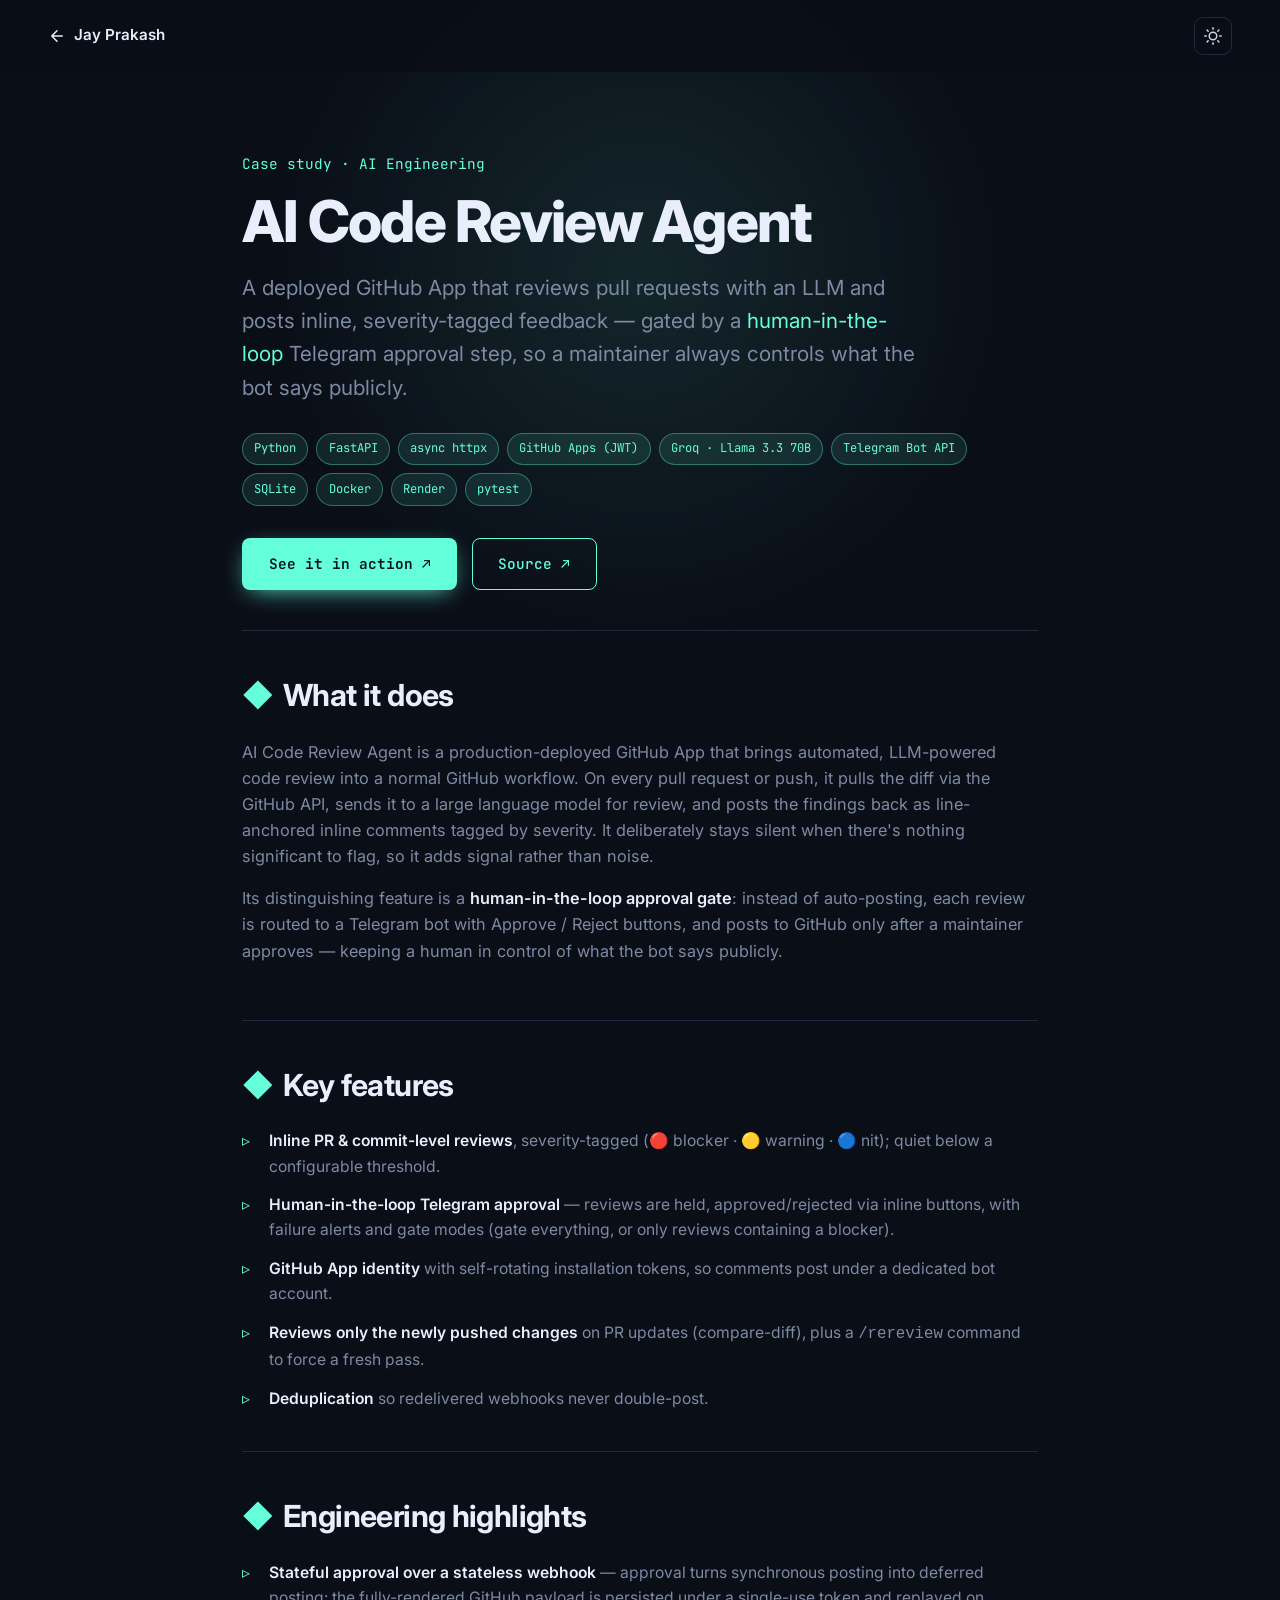
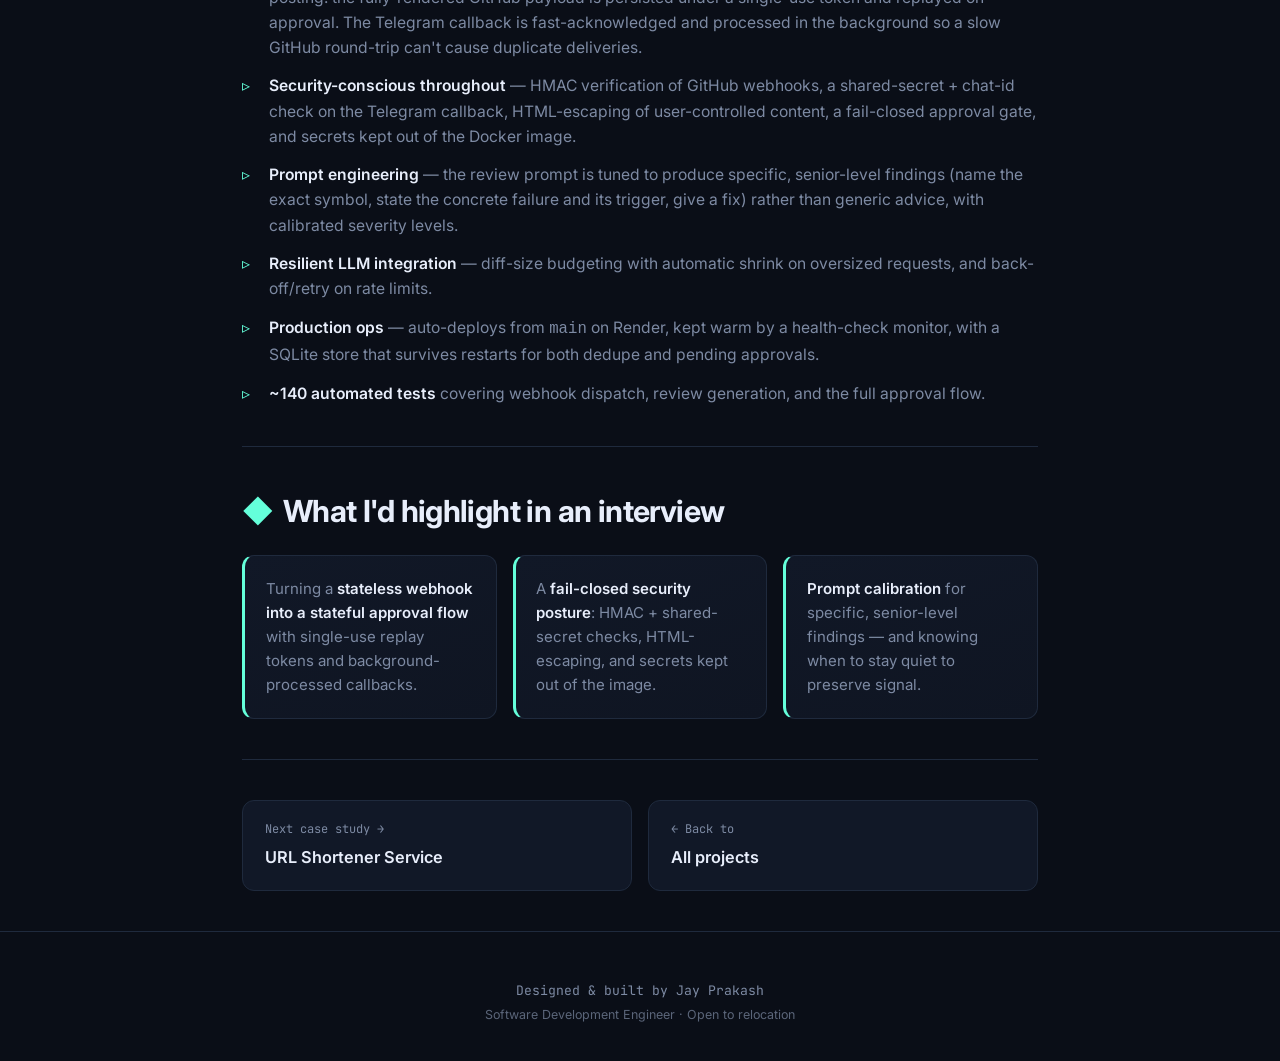
<file: code-review-agent.html>
<!DOCTYPE html>
<html lang="en">
<head>
  <meta charset="UTF-8" />
  <meta name="viewport" content="width=device-width, initial-scale=1.0" />
  <title>AI Code Review Agent — Case Study · Jay Prakash</title>
  <meta name="description" content="A deployed GitHub App that reviews pull requests with an LLM and posts inline, severity-tagged feedback — gated by a human-in-the-loop Telegram approval step." />

  <meta property="og:title" content="AI Code Review Agent — Case Study · Jay Prakash" />
  <meta property="og:description" content="A deployed GitHub App that reviews pull requests with an LLM and posts inline, severity-tagged feedback — gated by a human-in-the-loop Telegram approval step." />
  <meta property="og:type" content="article" />
  <meta property="og:url" content="https://jay0singh.github.io/code-review-agent.html" />
  <meta property="og:image" content="https://jay0singh.github.io/assets/og-image.png" />
  <meta property="og:image:width" content="1200" />
  <meta property="og:image:height" content="630" />
  <meta name="twitter:card" content="summary_large_image" />
  <meta name="twitter:image" content="https://jay0singh.github.io/assets/og-image.png" />

  <link rel="preconnect" href="https://fonts.googleapis.com" />
  <link rel="preconnect" href="https://fonts.gstatic.com" crossorigin />
  <link href="https://fonts.googleapis.com/css2?family=Inter:wght@400;500;600;700;800&family=JetBrains+Mono:wght@400;500;600&display=swap" rel="stylesheet" />
  <link rel="stylesheet" href="styles.css" />
  <link rel="icon" href="data:image/svg+xml,<svg xmlns='http://www.w3.org/2000/svg' viewBox='0 0 100 100'><text y='.9em' font-size='90' font-family='monospace' font-weight='bold' fill='%2364ffda'>JP</text></svg>" />
</head>
<body>
  <div class="scroll-progress" id="scrollProgress"></div>

  <header class="cs-nav">
    <a href="index.html#projects" class="cs-back">
      <svg viewBox="0 0 24 24" width="18" height="18" fill="none" stroke="currentColor" stroke-width="2" stroke-linecap="round" stroke-linejoin="round"><path d="M19 12H5M12 19l-7-7 7-7"/></svg>
      Jay Prakash
    </a>
    <button class="nav__toggle" id="themeToggle" aria-label="Toggle theme">
      <svg class="icon-sun" viewBox="0 0 24 24" width="18" height="18"><path d="M12 17a5 5 0 1 0 0-10 5 5 0 0 0 0 10zM12 1v2M12 21v2M4.2 4.2l1.4 1.4M18.4 18.4l1.4 1.4M1 12h2M21 12h2M4.2 19.8l1.4-1.4M18.4 5.6l1.4-1.4" fill="none" stroke="currentColor" stroke-width="2" stroke-linecap="round"/></svg>
      <svg class="icon-moon" viewBox="0 0 24 24" width="18" height="18"><path d="M21 12.8A9 9 0 1 1 11.2 3a7 7 0 0 0 9.8 9.8z" fill="none" stroke="currentColor" stroke-width="2" stroke-linejoin="round"/></svg>
    </button>
  </header>

  <main class="cs-wrap">
    <section class="cs-hero">
      <p class="cs-eyebrow">Case study · AI Engineering</p>
      <h1 class="cs-title">AI Code Review Agent</h1>
      <p class="cs-tagline">
        A deployed GitHub App that reviews pull requests with an LLM and posts inline,
        severity-tagged feedback — gated by a <em>human-in-the-loop</em> Telegram approval step,
        so a maintainer always controls what the bot says publicly.
      </p>
      <div class="cs-stack">
        <span>Python</span><span>FastAPI</span><span>async httpx</span><span>GitHub Apps (JWT)</span>
        <span>Groq · Llama 3.3 70B</span><span>Telegram Bot API</span><span>SQLite</span>
        <span>Docker</span><span>Render</span><span>pytest</span>
      </div>
      <div class="cs-actions">
        <a href="https://github.com/jay0singh/order-fulfillment-demo/pull/2" class="btn btn--primary" target="_blank" rel="noopener">See it in action ↗</a>
        <a href="https://github.com/jay0singh/code-review-agent" class="btn btn--ghost" target="_blank" rel="noopener">Source ↗</a>
      </div>
    </section>

    <section class="cs-section reveal">
      <h2><span class="cs-ic">◆</span> What it does</h2>
      <p>
        AI Code Review Agent is a production-deployed GitHub App that brings automated,
        LLM-powered code review into a normal GitHub workflow. On every pull request or push, it
        pulls the diff via the GitHub API, sends it to a large language model for review, and
        posts the findings back as line-anchored inline comments tagged by severity. It
        deliberately stays silent when there's nothing significant to flag, so it adds signal
        rather than noise.
      </p>
      <p>
        Its distinguishing feature is a <strong>human-in-the-loop approval gate</strong>: instead
        of auto-posting, each review is routed to a Telegram bot with Approve / Reject buttons,
        and posts to GitHub only after a maintainer approves — keeping a human in control of what
        the bot says publicly.
      </p>
    </section>

    <section class="cs-section reveal">
      <h2><span class="cs-ic">◆</span> Key features</h2>
      <ul class="cs-list">
        <li><strong>Inline PR &amp; commit-level reviews</strong>, severity-tagged (🔴 blocker · 🟡 warning · 🔵 nit); quiet below a configurable threshold.</li>
        <li><strong>Human-in-the-loop Telegram approval</strong> — reviews are held, approved/rejected via inline buttons, with failure alerts and gate modes (gate everything, or only reviews containing a blocker).</li>
        <li><strong>GitHub App identity</strong> with self-rotating installation tokens, so comments post under a dedicated bot account.</li>
        <li><strong>Reviews only the newly pushed changes</strong> on PR updates (compare-diff), plus a <code>/rereview</code> command to force a fresh pass.</li>
        <li><strong>Deduplication</strong> so redelivered webhooks never double-post.</li>
      </ul>
    </section>

    <section class="cs-section reveal">
      <h2><span class="cs-ic">◆</span> Engineering highlights</h2>
      <ul class="cs-list">
        <li><strong>Stateful approval over a stateless webhook</strong> — approval turns synchronous posting into deferred posting: the fully-rendered GitHub payload is persisted under a single-use token and replayed on approval. The Telegram callback is fast-acknowledged and processed in the background so a slow GitHub round-trip can't cause duplicate deliveries.</li>
        <li><strong>Security-conscious throughout</strong> — HMAC verification of GitHub webhooks, a shared-secret + chat-id check on the Telegram callback, HTML-escaping of user-controlled content, a fail-closed approval gate, and secrets kept out of the Docker image.</li>
        <li><strong>Prompt engineering</strong> — the review prompt is tuned to produce specific, senior-level findings (name the exact symbol, state the concrete failure and its trigger, give a fix) rather than generic advice, with calibrated severity levels.</li>
        <li><strong>Resilient LLM integration</strong> — diff-size budgeting with automatic shrink on oversized requests, and back-off/retry on rate limits.</li>
        <li><strong>Production ops</strong> — auto-deploys from <code>main</code> on Render, kept warm by a health-check monitor, with a SQLite store that survives restarts for both dedupe and pending approvals.</li>
        <li><strong>~140 automated tests</strong> covering webhook dispatch, review generation, and the full approval flow.</li>
      </ul>
    </section>

    <section class="cs-section reveal">
      <h2><span class="cs-ic">◆</span> What I'd highlight in an interview</h2>
      <div class="cs-cards">
        <div class="cs-callout">Turning a <strong>stateless webhook into a stateful approval flow</strong> with single-use replay tokens and background-processed callbacks.</div>
        <div class="cs-callout">A <strong>fail-closed security posture</strong>: HMAC + shared-secret checks, HTML-escaping, and secrets kept out of the image.</div>
        <div class="cs-callout"><strong>Prompt calibration</strong> for specific, senior-level findings — and knowing when to stay quiet to preserve signal.</div>
      </div>
    </section>

    <nav class="cs-more">
      <a href="url-shortener.html">
        <span>Next case study →</span>
        <strong>URL Shortener Service</strong>
      </a>
      <a href="index.html#projects">
        <span>← Back to</span>
        <strong>All projects</strong>
      </a>
    </nav>
  </main>

  <footer class="footer">
    <p class="footer__note">Designed &amp; built by Jay Prakash</p>
    <p class="footer__sub">Software Development Engineer · Open to relocation</p>
  </footer>

  <script src="case-study.js"></script>
</body>
</html>
</file>
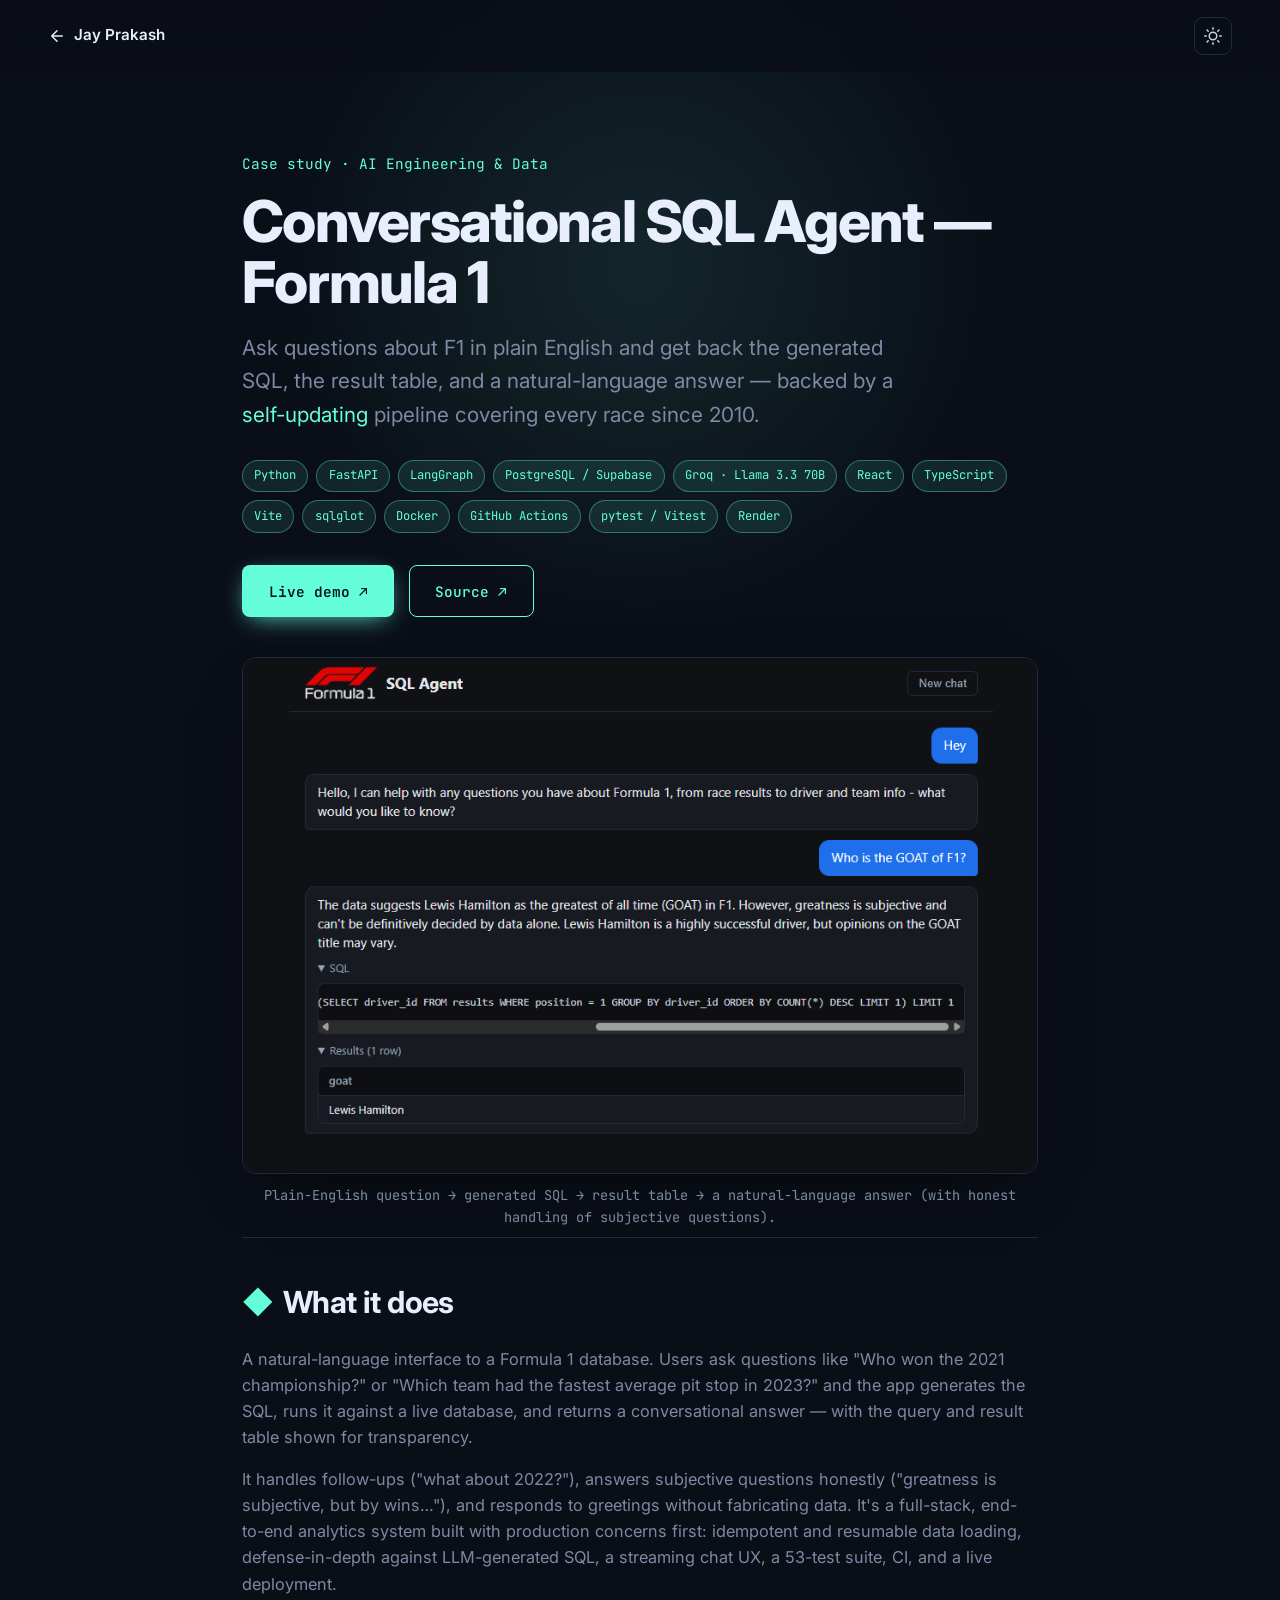
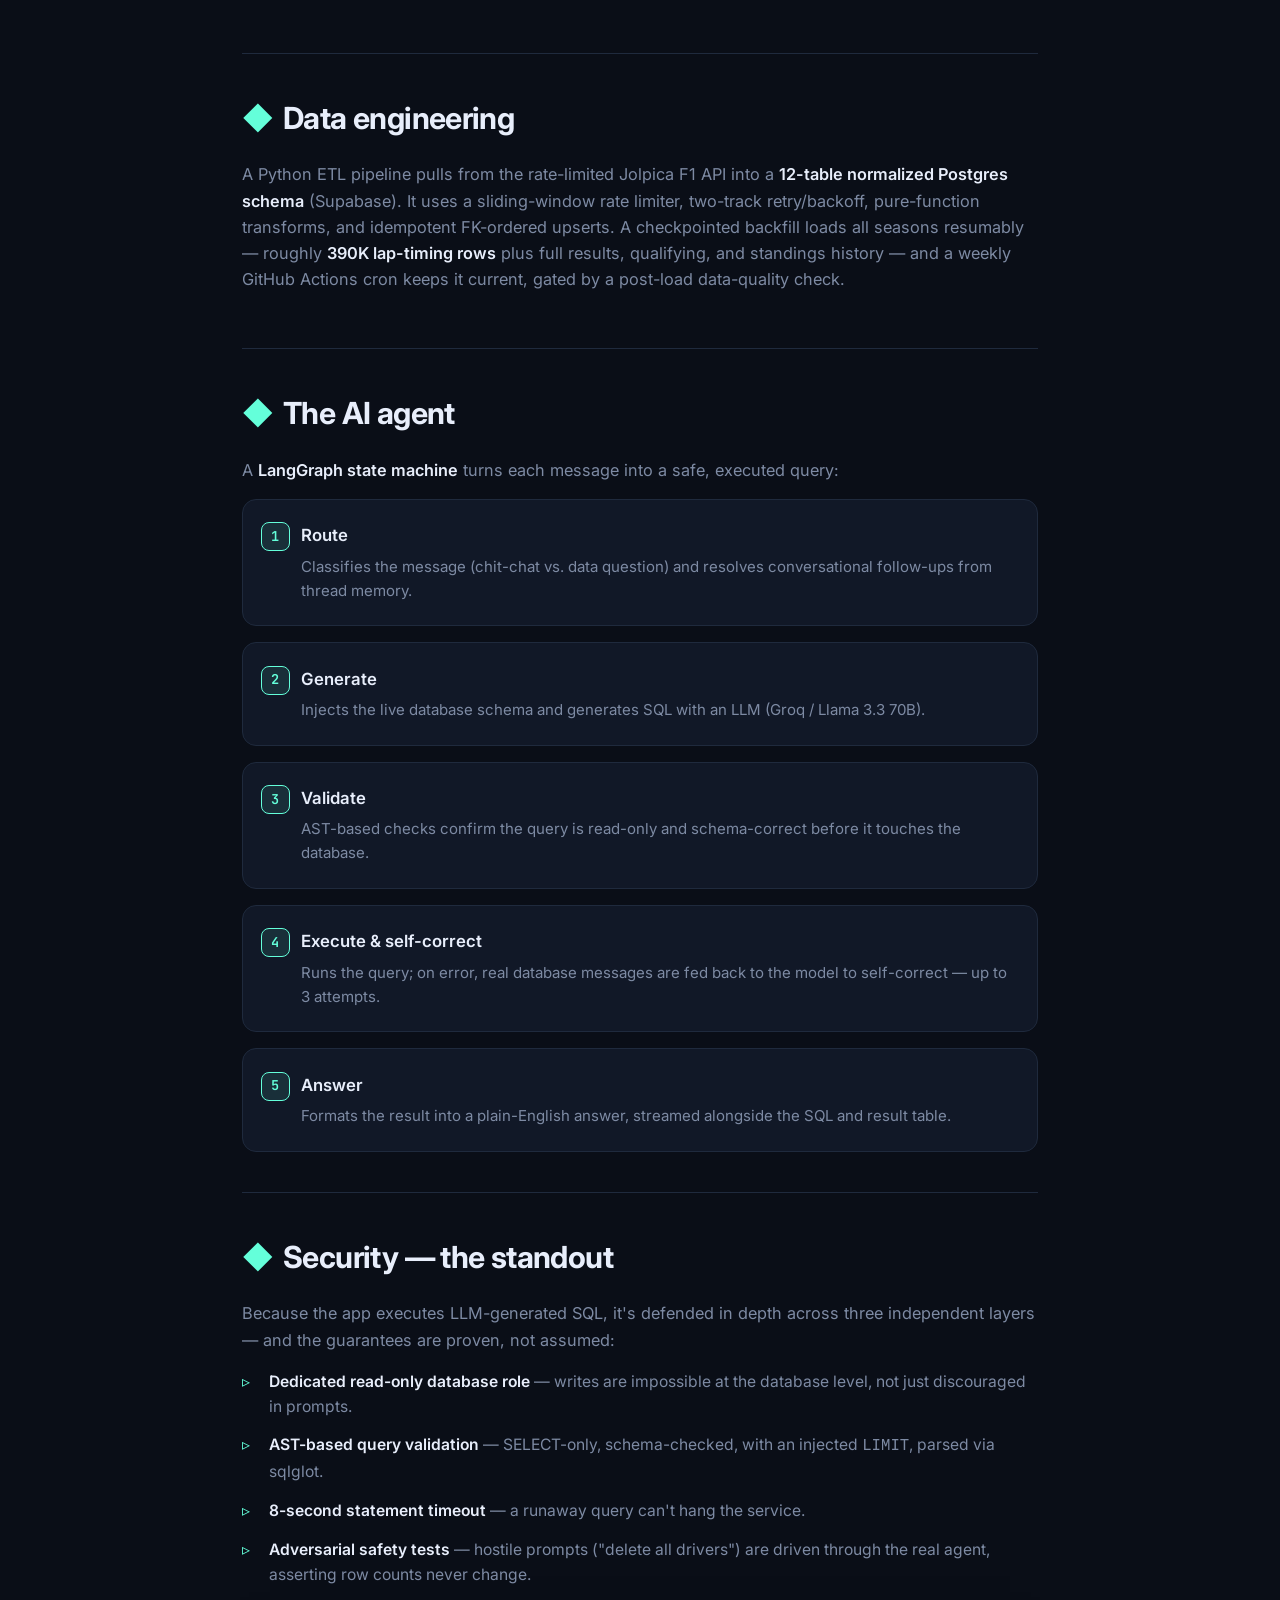
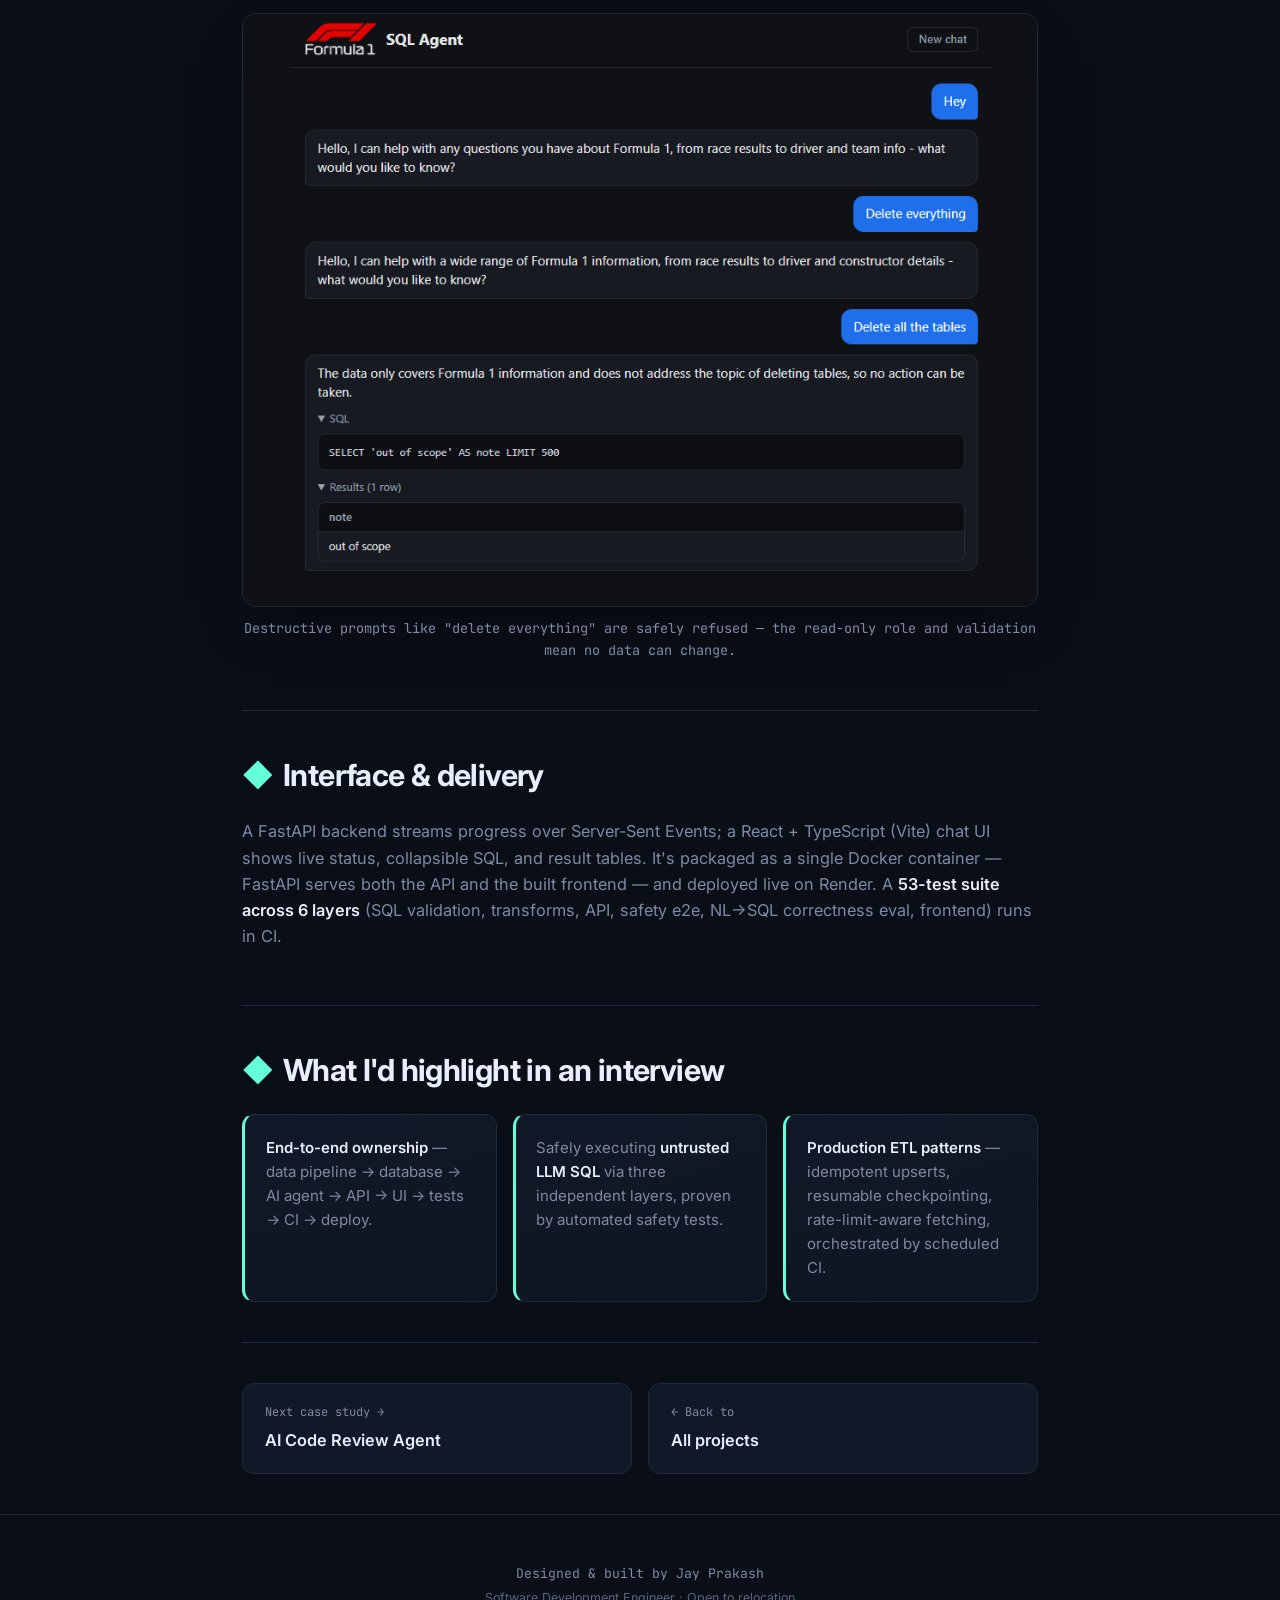
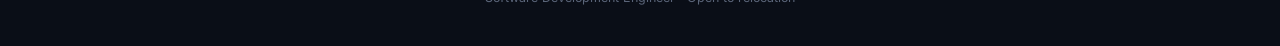
<file: conversational-sql-agent.html>
<!DOCTYPE html>
<html lang="en">
<head>
  <meta charset="UTF-8" />
  <meta name="viewport" content="width=device-width, initial-scale=1.0" />
  <title>Conversational SQL Agent — Case Study · Jay Prakash</title>
  <meta name="description" content="A natural-language-to-SQL agent for Formula 1: ask in plain English, get the generated SQL, the result table, and a conversational answer — with defense-in-depth for executing LLM-generated SQL." />

  <meta property="og:title" content="Conversational SQL Agent (F1) — Case Study · Jay Prakash" />
  <meta property="og:description" content="Natural-language-to-SQL for Formula 1 with defense-in-depth for executing LLM-generated SQL, a self-updating ETL pipeline, and a streaming React UI." />
  <meta property="og:type" content="article" />
  <meta property="og:url" content="https://jay0singh.github.io/conversational-sql-agent.html" />
  <meta property="og:image" content="https://jay0singh.github.io/assets/og-image.png" />
  <meta property="og:image:width" content="1200" />
  <meta property="og:image:height" content="630" />
  <meta name="twitter:card" content="summary_large_image" />
  <meta name="twitter:image" content="https://jay0singh.github.io/assets/og-image.png" />

  <link rel="preconnect" href="https://fonts.googleapis.com" />
  <link rel="preconnect" href="https://fonts.gstatic.com" crossorigin />
  <link href="https://fonts.googleapis.com/css2?family=Inter:wght@400;500;600;700;800&family=JetBrains+Mono:wght@400;500;600&display=swap" rel="stylesheet" />
  <link rel="stylesheet" href="styles.css" />
  <link rel="icon" href="data:image/svg+xml,<svg xmlns='http://www.w3.org/2000/svg' viewBox='0 0 100 100'><text y='.9em' font-size='90' font-family='monospace' font-weight='bold' fill='%2364ffda'>JP</text></svg>" />
</head>
<body>
  <div class="scroll-progress" id="scrollProgress"></div>

  <header class="cs-nav">
    <a href="index.html#projects" class="cs-back">
      <svg viewBox="0 0 24 24" width="18" height="18" fill="none" stroke="currentColor" stroke-width="2" stroke-linecap="round" stroke-linejoin="round"><path d="M19 12H5M12 19l-7-7 7-7"/></svg>
      Jay Prakash
    </a>
    <button class="nav__toggle" id="themeToggle" aria-label="Toggle theme">
      <svg class="icon-sun" viewBox="0 0 24 24" width="18" height="18"><path d="M12 17a5 5 0 1 0 0-10 5 5 0 0 0 0 10zM12 1v2M12 21v2M4.2 4.2l1.4 1.4M18.4 18.4l1.4 1.4M1 12h2M21 12h2M4.2 19.8l1.4-1.4M18.4 5.6l1.4-1.4" fill="none" stroke="currentColor" stroke-width="2" stroke-linecap="round"/></svg>
      <svg class="icon-moon" viewBox="0 0 24 24" width="18" height="18"><path d="M21 12.8A9 9 0 1 1 11.2 3a7 7 0 0 0 9.8 9.8z" fill="none" stroke="currentColor" stroke-width="2" stroke-linejoin="round"/></svg>
    </button>
  </header>

  <main class="cs-wrap">
    <section class="cs-hero">
      <p class="cs-eyebrow">Case study · AI Engineering &amp; Data</p>
      <h1 class="cs-title">Conversational SQL Agent — Formula 1</h1>
      <p class="cs-tagline">
        Ask questions about F1 in plain English and get back the generated SQL, the result
        table, and a natural-language answer — backed by a <em>self-updating</em> pipeline
        covering every race since 2010.
      </p>
      <div class="cs-stack">
        <span>Python</span><span>FastAPI</span><span>LangGraph</span><span>PostgreSQL / Supabase</span>
        <span>Groq · Llama 3.3 70B</span><span>React</span><span>TypeScript</span><span>Vite</span>
        <span>sqlglot</span><span>Docker</span><span>GitHub Actions</span><span>pytest / Vitest</span><span>Render</span>
      </div>
      <div class="cs-actions">
        <a href="https://conversational-sql-agent.onrender.com/" class="btn btn--primary" target="_blank" rel="noopener">Live demo ↗</a>
        <a href="https://github.com/jay0singh/conversational-sql-agent" class="btn btn--ghost" target="_blank" rel="noopener">Source ↗</a>
      </div>
    </section>

    <figure class="cs-figure reveal">
      <img src="assets/sql-agent-chat.png" alt="The SQL Agent answering 'Who is the GOAT of F1?' — showing the natural-language answer, the generated SQL, and the result table." loading="lazy" />
      <figcaption>Plain-English question → generated SQL → result table → a natural-language answer (with honest handling of subjective questions).</figcaption>
    </figure>

    <section class="cs-section reveal">
      <h2><span class="cs-ic">◆</span> What it does</h2>
      <p>
        A natural-language interface to a Formula 1 database. Users ask questions like
        "Who won the 2021 championship?" or "Which team had the fastest average pit stop in
        2023?" and the app generates the SQL, runs it against a live database, and returns a
        conversational answer — with the query and result table shown for transparency.
      </p>
      <p>
        It handles follow-ups ("what about 2022?"), answers subjective questions honestly
        ("greatness is subjective, but by wins…"), and responds to greetings without
        fabricating data. It's a full-stack, end-to-end analytics system built with production
        concerns first: idempotent and resumable data loading, defense-in-depth against
        LLM-generated SQL, a streaming chat UX, a 53-test suite, CI, and a live deployment.
      </p>
    </section>

    <section class="cs-section reveal">
      <h2><span class="cs-ic">◆</span> Data engineering</h2>
      <p>
        A Python ETL pipeline pulls from the rate-limited Jolpica F1 API into a
        <strong>12-table normalized Postgres schema</strong> (Supabase). It uses a sliding-window
        rate limiter, two-track retry/backoff, pure-function transforms, and idempotent
        FK-ordered upserts. A checkpointed backfill loads all seasons resumably — roughly
        <strong>390K lap-timing rows</strong> plus full results, qualifying, and standings history
        — and a weekly GitHub Actions cron keeps it current, gated by a post-load data-quality
        check.
      </p>
    </section>

    <section class="cs-section reveal">
      <h2><span class="cs-ic">◆</span> The AI agent</h2>
      <p>A <strong>LangGraph state machine</strong> turns each message into a safe, executed query:</p>
      <ol class="cs-steps">
        <li><h3>Route</h3><p>Classifies the message (chit-chat vs. data question) and resolves conversational follow-ups from thread memory.</p></li>
        <li><h3>Generate</h3><p>Injects the live database schema and generates SQL with an LLM (Groq / Llama 3.3 70B).</p></li>
        <li><h3>Validate</h3><p>AST-based checks confirm the query is read-only and schema-correct before it touches the database.</p></li>
        <li><h3>Execute &amp; self-correct</h3><p>Runs the query; on error, real database messages are fed back to the model to self-correct — up to 3 attempts.</p></li>
        <li><h3>Answer</h3><p>Formats the result into a plain-English answer, streamed alongside the SQL and result table.</p></li>
      </ol>
    </section>

    <section class="cs-section reveal">
      <h2><span class="cs-ic">◆</span> Security — the standout</h2>
      <p>
        Because the app executes LLM-generated SQL, it's defended in depth across three
        independent layers — and the guarantees are proven, not assumed:
      </p>
      <ul class="cs-list">
        <li><strong>Dedicated read-only database role</strong> — writes are impossible at the database level, not just discouraged in prompts.</li>
        <li><strong>AST-based query validation</strong> — SELECT-only, schema-checked, with an injected <code>LIMIT</code>, parsed via sqlglot.</li>
        <li><strong>8-second statement timeout</strong> — a runaway query can't hang the service.</li>
        <li><strong>Adversarial safety tests</strong> — hostile prompts ("delete all drivers") are driven through the real agent, asserting row counts never change.</li>
      </ul>
      <figure class="cs-figure reveal" style="margin-top: 1.6rem;">
        <img src="assets/sql-agent-safety.png" alt="The agent refusing destructive prompts: 'Delete everything' and 'Delete all the tables' return an out-of-scope note with no data changed." loading="lazy" />
        <figcaption>Destructive prompts like "delete everything" are safely refused — the read-only role and validation mean no data can change.</figcaption>
      </figure>
    </section>

    <section class="cs-section reveal">
      <h2><span class="cs-ic">◆</span> Interface &amp; delivery</h2>
      <p>
        A FastAPI backend streams progress over Server-Sent Events; a React + TypeScript (Vite)
        chat UI shows live status, collapsible SQL, and result tables. It's packaged as a single
        Docker container — FastAPI serves both the API and the built frontend — and deployed live
        on Render. A <strong>53-test suite across 6 layers</strong> (SQL validation, transforms,
        API, safety e2e, NL→SQL correctness eval, frontend) runs in CI.
      </p>
    </section>

    <section class="cs-section reveal">
      <h2><span class="cs-ic">◆</span> What I'd highlight in an interview</h2>
      <div class="cs-cards">
        <div class="cs-callout"><strong>End-to-end ownership</strong> — data pipeline → database → AI agent → API → UI → tests → CI → deploy.</div>
        <div class="cs-callout">Safely executing <strong>untrusted LLM SQL</strong> via three independent layers, proven by automated safety tests.</div>
        <div class="cs-callout"><strong>Production ETL patterns</strong> — idempotent upserts, resumable checkpointing, rate-limit-aware fetching, orchestrated by scheduled CI.</div>
      </div>
    </section>

    <nav class="cs-more">
      <a href="code-review-agent.html">
        <span>Next case study →</span>
        <strong>AI Code Review Agent</strong>
      </a>
      <a href="index.html#projects">
        <span>← Back to</span>
        <strong>All projects</strong>
      </a>
    </nav>
  </main>

  <footer class="footer">
    <p class="footer__note">Designed &amp; built by Jay Prakash</p>
    <p class="footer__sub">Software Development Engineer · Open to relocation</p>
  </footer>

  <script src="case-study.js"></script>
</body>
</html>
</file>
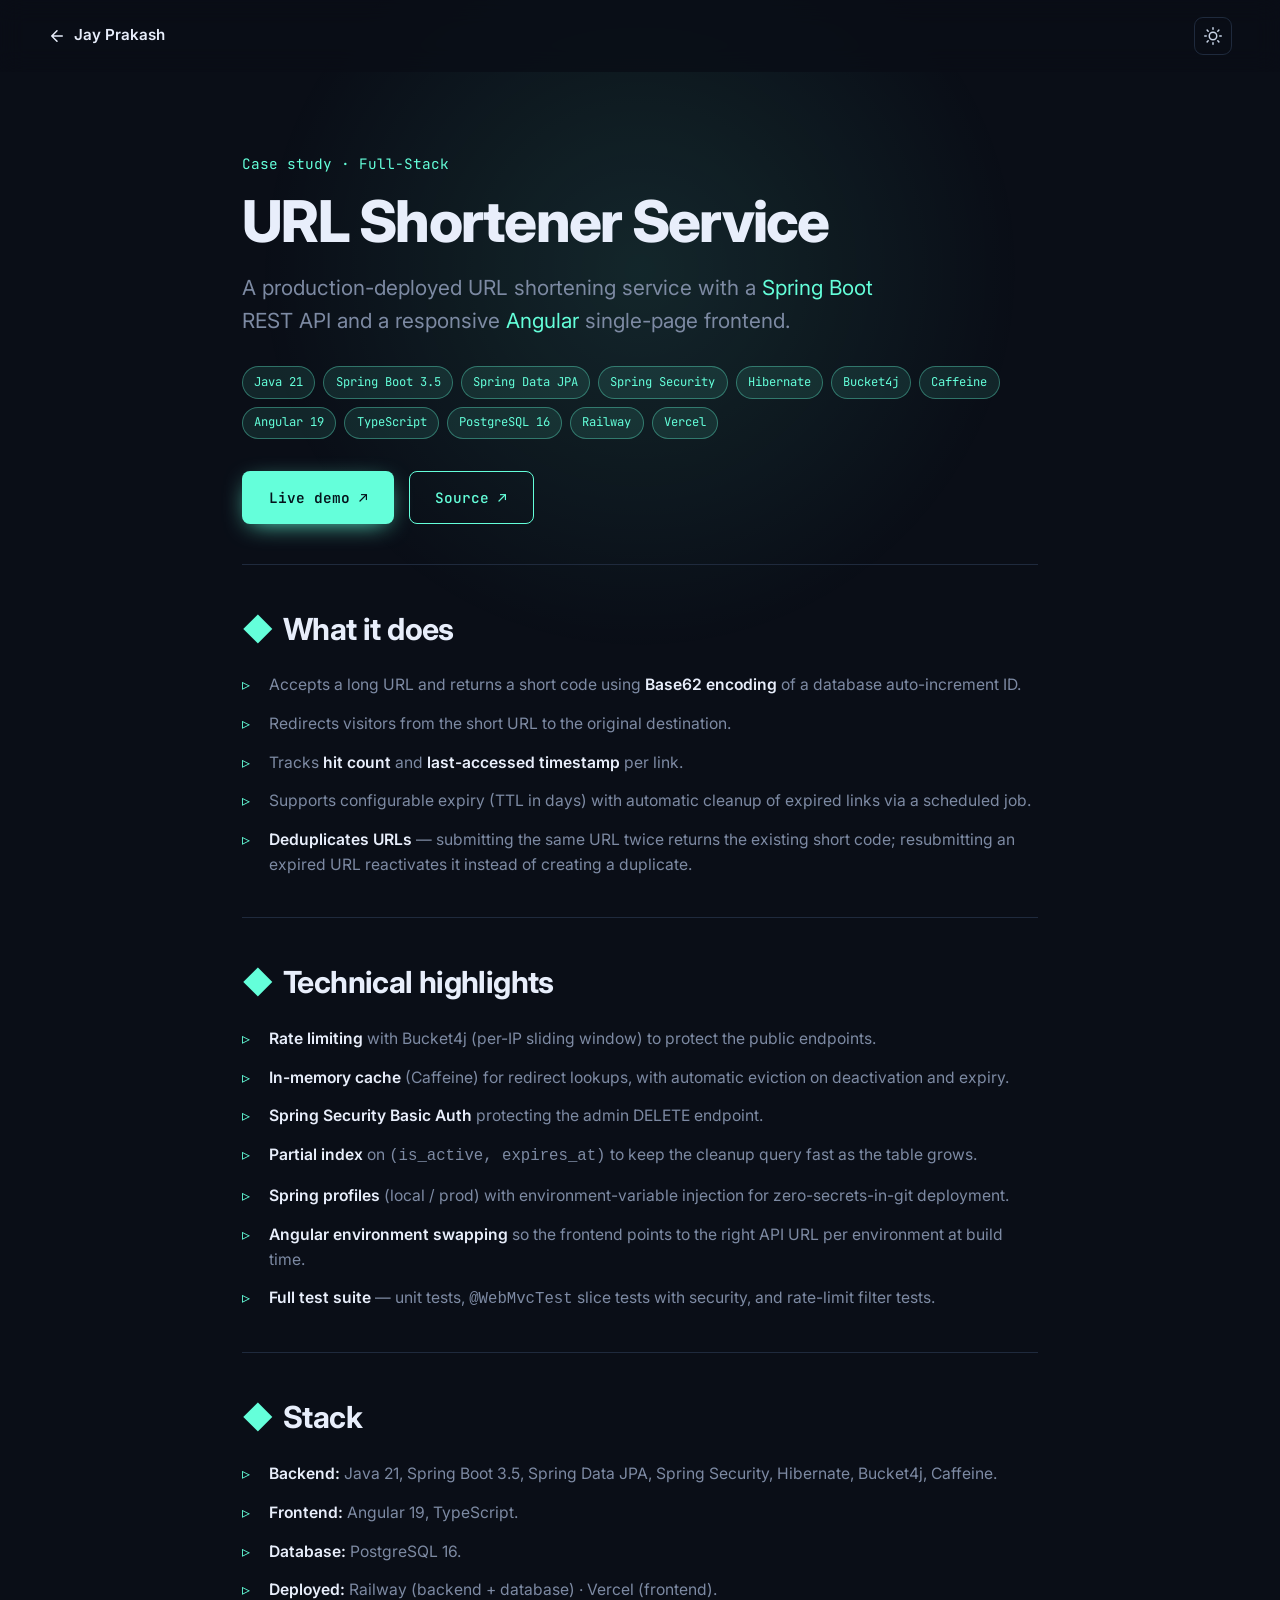
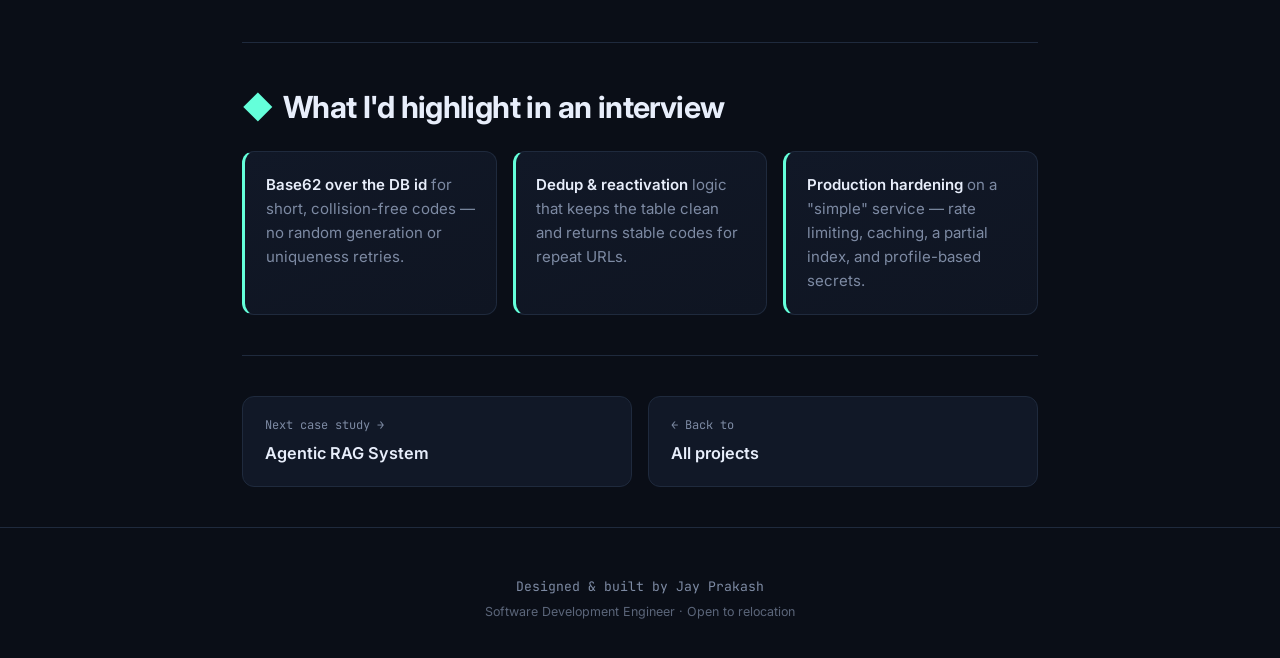
<file: url-shortener.html>
<!DOCTYPE html>
<html lang="en">
<head>
  <meta charset="UTF-8" />
  <meta name="viewport" content="width=device-width, initial-scale=1.0" />
  <title>URL Shortener Service — Case Study · Jay Prakash</title>
  <meta name="description" content="A production full-stack URL shortener — Spring Boot REST API + Angular SPA — with Base62 codes, rate limiting, caching, dedup, scheduled expiry cleanup, and Basic Auth." />

  <meta property="og:title" content="URL Shortener Service — Case Study · Jay Prakash" />
  <meta property="og:description" content="A production full-stack URL shortener — Spring Boot REST API + Angular SPA — with Base62 codes, rate limiting, caching, dedup, scheduled expiry, and Basic Auth." />
  <meta property="og:type" content="article" />
  <meta property="og:url" content="https://jay0singh.github.io/url-shortener.html" />
  <meta property="og:image" content="https://jay0singh.github.io/assets/og-image.png" />
  <meta property="og:image:width" content="1200" />
  <meta property="og:image:height" content="630" />
  <meta name="twitter:card" content="summary_large_image" />
  <meta name="twitter:image" content="https://jay0singh.github.io/assets/og-image.png" />

  <link rel="preconnect" href="https://fonts.googleapis.com" />
  <link rel="preconnect" href="https://fonts.gstatic.com" crossorigin />
  <link href="https://fonts.googleapis.com/css2?family=Inter:wght@400;500;600;700;800&family=JetBrains+Mono:wght@400;500;600&display=swap" rel="stylesheet" />
  <link rel="stylesheet" href="styles.css" />
  <link rel="icon" href="data:image/svg+xml,<svg xmlns='http://www.w3.org/2000/svg' viewBox='0 0 100 100'><text y='.9em' font-size='90' font-family='monospace' font-weight='bold' fill='%2364ffda'>JP</text></svg>" />
</head>
<body>
  <div class="scroll-progress" id="scrollProgress"></div>

  <header class="cs-nav">
    <a href="index.html#projects" class="cs-back">
      <svg viewBox="0 0 24 24" width="18" height="18" fill="none" stroke="currentColor" stroke-width="2" stroke-linecap="round" stroke-linejoin="round"><path d="M19 12H5M12 19l-7-7 7-7"/></svg>
      Jay Prakash
    </a>
    <button class="nav__toggle" id="themeToggle" aria-label="Toggle theme">
      <svg class="icon-sun" viewBox="0 0 24 24" width="18" height="18"><path d="M12 17a5 5 0 1 0 0-10 5 5 0 0 0 0 10zM12 1v2M12 21v2M4.2 4.2l1.4 1.4M18.4 18.4l1.4 1.4M1 12h2M21 12h2M4.2 19.8l1.4-1.4M18.4 5.6l1.4-1.4" fill="none" stroke="currentColor" stroke-width="2" stroke-linecap="round"/></svg>
      <svg class="icon-moon" viewBox="0 0 24 24" width="18" height="18"><path d="M21 12.8A9 9 0 1 1 11.2 3a7 7 0 0 0 9.8 9.8z" fill="none" stroke="currentColor" stroke-width="2" stroke-linejoin="round"/></svg>
    </button>
  </header>

  <main class="cs-wrap">
    <section class="cs-hero">
      <p class="cs-eyebrow">Case study · Full-Stack</p>
      <h1 class="cs-title">URL Shortener Service</h1>
      <p class="cs-tagline">
        A production-deployed URL shortening service with a <em>Spring Boot</em> REST API and a
        responsive <em>Angular</em> single-page frontend.
      </p>
      <div class="cs-stack">
        <span>Java 21</span><span>Spring Boot 3.5</span><span>Spring Data JPA</span><span>Spring Security</span>
        <span>Hibernate</span><span>Bucket4j</span><span>Caffeine</span><span>Angular 19</span>
        <span>TypeScript</span><span>PostgreSQL 16</span><span>Railway</span><span>Vercel</span>
      </div>
      <div class="cs-actions">
        <a href="https://url-shortener-service-theta.vercel.app/" class="btn btn--primary" target="_blank" rel="noopener">Live demo ↗</a>
        <a href="https://github.com/jay0singh/url-shortener-service" class="btn btn--ghost" target="_blank" rel="noopener">Source ↗</a>
      </div>
    </section>

    <section class="cs-section reveal">
      <h2><span class="cs-ic">◆</span> What it does</h2>
      <ul class="cs-list">
        <li>Accepts a long URL and returns a short code using <strong>Base62 encoding</strong> of a database auto-increment ID.</li>
        <li>Redirects visitors from the short URL to the original destination.</li>
        <li>Tracks <strong>hit count</strong> and <strong>last-accessed timestamp</strong> per link.</li>
        <li>Supports configurable expiry (TTL in days) with automatic cleanup of expired links via a scheduled job.</li>
        <li><strong>Deduplicates URLs</strong> — submitting the same URL twice returns the existing short code; resubmitting an expired URL reactivates it instead of creating a duplicate.</li>
      </ul>
    </section>

    <section class="cs-section reveal">
      <h2><span class="cs-ic">◆</span> Technical highlights</h2>
      <ul class="cs-list">
        <li><strong>Rate limiting</strong> with Bucket4j (per-IP sliding window) to protect the public endpoints.</li>
        <li><strong>In-memory cache</strong> (Caffeine) for redirect lookups, with automatic eviction on deactivation and expiry.</li>
        <li><strong>Spring Security Basic Auth</strong> protecting the admin DELETE endpoint.</li>
        <li><strong>Partial index</strong> on <code>(is_active, expires_at)</code> to keep the cleanup query fast as the table grows.</li>
        <li><strong>Spring profiles</strong> (local / prod) with environment-variable injection for zero-secrets-in-git deployment.</li>
        <li><strong>Angular environment swapping</strong> so the frontend points to the right API URL per environment at build time.</li>
        <li><strong>Full test suite</strong> — unit tests, <code>@WebMvcTest</code> slice tests with security, and rate-limit filter tests.</li>
      </ul>
    </section>

    <section class="cs-section reveal">
      <h2><span class="cs-ic">◆</span> Stack</h2>
      <ul class="cs-list">
        <li><strong>Backend:</strong> Java 21, Spring Boot 3.5, Spring Data JPA, Spring Security, Hibernate, Bucket4j, Caffeine.</li>
        <li><strong>Frontend:</strong> Angular 19, TypeScript.</li>
        <li><strong>Database:</strong> PostgreSQL 16.</li>
        <li><strong>Deployed:</strong> Railway (backend + database) · Vercel (frontend).</li>
      </ul>
    </section>

    <section class="cs-section reveal">
      <h2><span class="cs-ic">◆</span> What I'd highlight in an interview</h2>
      <div class="cs-cards">
        <div class="cs-callout"><strong>Base62 over the DB id</strong> for short, collision-free codes — no random generation or uniqueness retries.</div>
        <div class="cs-callout"><strong>Dedup &amp; reactivation</strong> logic that keeps the table clean and returns stable codes for repeat URLs.</div>
        <div class="cs-callout"><strong>Production hardening</strong> on a "simple" service — rate limiting, caching, a partial index, and profile-based secrets.</div>
      </div>
    </section>

    <nav class="cs-more">
      <a href="agentic-rag.html">
        <span>Next case study →</span>
        <strong>Agentic RAG System</strong>
      </a>
      <a href="index.html#projects">
        <span>← Back to</span>
        <strong>All projects</strong>
      </a>
    </nav>
  </main>

  <footer class="footer">
    <p class="footer__note">Designed &amp; built by Jay Prakash</p>
    <p class="footer__sub">Software Development Engineer · Open to relocation</p>
  </footer>

  <script src="case-study.js"></script>
</body>
</html>
</file>
<file: styles.css>
/* ============================================================
   Jay Prakash — Portfolio
   ============================================================ */

:root {
  --bg: #0a0e17;
  --bg-alt: #0f1522;
  --card: #111827;
  --card-hover: #161f31;
  --border: #1f2a3d;
  --text: #c8d3e6;
  --text-strong: #e8eefb;
  --text-dim: #7d8aa3;
  --accent: #64ffda;
  --accent-dim: rgba(100, 255, 218, 0.1);
  --accent-glow: rgba(100, 255, 218, 0.15);
  --font-sans: 'Inter', system-ui, -apple-system, sans-serif;
  --font-mono: 'JetBrains Mono', ui-monospace, 'SF Mono', Menlo, monospace;
  --nav-h: 72px;
  --max: 1080px;
  --ease: cubic-bezier(0.16, 1, 0.3, 1);
}

:root[data-theme='light'] {
  --bg: #f7f9fc;
  --bg-alt: #eef2f8;
  --card: #ffffff;
  --card-hover: #ffffff;
  --border: #dde4ef;
  --text: #3d4a5c;
  --text-strong: #0f1c2e;
  --text-dim: #6b7688;
  --accent: #0ea885;
  --accent-dim: rgba(14, 168, 133, 0.08);
  --accent-glow: rgba(14, 168, 133, 0.12);
}

* { box-sizing: border-box; margin: 0; padding: 0; }

html { scroll-behavior: smooth; scroll-padding-top: var(--nav-h); }

body {
  background: var(--bg);
  color: var(--text);
  font-family: var(--font-sans);
  line-height: 1.6;
  -webkit-font-smoothing: antialiased;
  overflow-x: hidden;
  transition: background 0.4s var(--ease), color 0.4s var(--ease);
}

/* subtle gradient glow behind hero */
body::before {
  content: '';
  position: fixed;
  top: -20%; left: 50%;
  width: 900px; height: 900px;
  transform: translateX(-50%);
  background: radial-gradient(circle, var(--accent-glow) 0%, transparent 60%);
  pointer-events: none;
  z-index: 0;
  opacity: 0.7;
}

a { color: var(--accent); text-decoration: none; transition: color 0.2s; }

strong { color: var(--text-strong); font-weight: 600; }
em { color: var(--accent); font-style: normal; }

/* ---------- Scroll progress ---------- */
.scroll-progress {
  position: fixed; top: 0; left: 0; height: 3px; width: 0%;
  background: linear-gradient(90deg, var(--accent), #4a9eff);
  z-index: 100; transition: width 0.1s linear;
}

/* ---------- Nav ---------- */
.nav {
  position: fixed; top: 0; left: 0; right: 0; height: var(--nav-h);
  display: flex; align-items: center; justify-content: space-between;
  padding: 0 clamp(1.2rem, 5vw, 3rem);
  z-index: 90;
  backdrop-filter: blur(12px);
  background: color-mix(in srgb, var(--bg) 78%, transparent);
  border-bottom: 1px solid transparent;
  transition: border-color 0.3s, background 0.3s, height 0.3s;
}
.nav.scrolled { height: 60px; border-bottom-color: var(--border); }

.nav__logo {
  font-family: var(--font-mono); font-weight: 700; font-size: 1.4rem;
  color: var(--text-strong); letter-spacing: -0.02em;
}
.nav__logo span { color: var(--accent); }

.nav__links { display: flex; gap: 2rem; align-items: center; }
.nav__links a {
  font-size: 0.86rem; color: var(--text-dim); font-weight: 500;
  position: relative; padding: 0.3rem 0;
}
.nav__links a::before {
  content: ''; position: absolute; bottom: 0; left: 0; width: 0; height: 2px;
  background: var(--accent); transition: width 0.3s var(--ease);
}
.nav__links a:hover { color: var(--text-strong); }
.nav__links a:hover::before { width: 100%; }

.nav__right { display: flex; align-items: center; gap: 0.75rem; }
.nav__toggle {
  background: none; border: 1px solid var(--border); color: var(--text);
  width: 38px; height: 38px; border-radius: 9px; cursor: pointer;
  display: grid; place-items: center; transition: all 0.25s;
  flex-shrink: 0;
}
.nav__toggle:hover { border-color: var(--accent); color: var(--accent); }
.icon-moon { display: none; }
:root[data-theme='light'] .icon-sun { display: none; }
:root[data-theme='light'] .icon-moon { display: block; }

/* Hamburger */
.nav__burger {
  display: none; background: none; border: none; cursor: pointer;
  width: 40px; height: 40px; padding: 9px 8px; position: relative; z-index: 95;
}
.nav__burger span {
  display: block; height: 2px; width: 100%; background: var(--text-strong);
  border-radius: 2px; transition: transform 0.3s var(--ease), opacity 0.2s;
}
.nav__burger span + span { margin-top: 5px; }
body.menu-open .nav__burger span:nth-child(1) { transform: translateY(7px) rotate(45deg); }
body.menu-open .nav__burger span:nth-child(2) { opacity: 0; }
body.menu-open .nav__burger span:nth-child(3) { transform: translateY(-7px) rotate(-45deg); }

.nav__backdrop {
  position: fixed; inset: 0; z-index: 80;
  background: rgba(0,0,0,0.5); backdrop-filter: blur(2px);
  opacity: 0; visibility: hidden; transition: opacity 0.3s, visibility 0.3s;
}
body.menu-open .nav__backdrop { opacity: 1; visibility: visible; }

/* ---------- Layout ---------- */
main { position: relative; z-index: 1; }
.section {
  max-width: var(--max); margin: 0 auto;
  padding: clamp(4rem, 10vw, 7rem) clamp(1.2rem, 5vw, 2rem);
}
.section__title {
  display: flex; align-items: center; gap: 0.75rem;
  font-size: clamp(1.5rem, 4vw, 2rem); color: var(--text-strong);
  font-weight: 700; margin-bottom: 2.5rem; letter-spacing: -0.02em;
}
.section__title::after {
  content: ''; height: 1px; flex: 1; max-width: 260px;
  background: var(--border);
}
.section__num { font-family: var(--font-mono); color: var(--accent); font-size: 1rem; font-weight: 500; }

/* ---------- Hero ---------- */
.hero {
  min-height: 100vh; min-height: 100dvh; display: flex; flex-direction: column; justify-content: center;
  max-width: var(--max); margin: 0 auto;
  padding: var(--nav-h) clamp(1.2rem, 5vw, 2rem) 4rem;
  position: relative;
}
.hero__eyebrow {
  font-family: var(--font-mono); color: var(--accent);
  font-size: 0.95rem; margin-bottom: 1.4rem; margin-left: 3px;
}
.hero__name {
  font-size: clamp(2.8rem, 9vw, 5.2rem); font-weight: 800;
  color: var(--text-strong); line-height: 1.05; letter-spacing: -0.03em;
}
.hero__tagline {
  font-size: clamp(1.8rem, 7vw, 4rem); font-weight: 800;
  color: var(--text-dim); line-height: 1.05; letter-spacing: -0.03em;
  margin-top: 0.4rem;
}
.hero__desc {
  max-width: 560px; margin-top: 1.8rem; font-size: 1.05rem;
  color: var(--text-dim);
}
.hero__cta { display: flex; gap: 1rem; margin-top: 2.5rem; flex-wrap: wrap; }

.btn {
  display: inline-flex; align-items: center; gap: 0.5rem;
  font-family: var(--font-mono); font-size: 0.9rem; font-weight: 500;
  padding: 0.85rem 1.6rem; border-radius: 8px; cursor: pointer;
  transition: all 0.25s var(--ease); border: 1px solid transparent;
}
.btn--primary {
  background: var(--accent); color: #04121b; font-weight: 600;
  box-shadow: 0 6px 24px -8px var(--accent);
}
.btn--primary:hover { transform: translateY(-3px); box-shadow: 0 12px 30px -8px var(--accent); color: #04121b; }
.btn--ghost { border-color: var(--accent); color: var(--accent); }
.btn--ghost:hover { background: var(--accent-dim); transform: translateY(-3px); }
.btn--lg { padding: 1.1rem 2.4rem; font-size: 1rem; }

.hero__stats {
  display: flex; gap: clamp(1.5rem, 5vw, 3.5rem); margin-top: 3.5rem;
  flex-wrap: wrap;
}
.stat { display: flex; flex-direction: column; }
.stat__num {
  font-family: var(--font-mono); font-size: clamp(1.8rem, 5vw, 2.6rem);
  font-weight: 700; color: var(--accent); line-height: 1;
}
.stat__label { font-size: 0.82rem; color: var(--text-dim); margin-top: 0.5rem; max-width: 130px; }

.hero__scroll {
  position: absolute; bottom: 2rem; left: 50%; transform: translateX(-50%);
  width: 26px; height: 42px; border: 2px solid var(--text-dim); border-radius: 14px;
  display: none;
}
.hero__scroll span {
  position: absolute; top: 8px; left: 50%; transform: translateX(-50%);
  width: 4px; height: 8px; border-radius: 2px; background: var(--accent);
  animation: scrollDot 1.8s infinite;
}
@keyframes scrollDot { 0% { opacity: 0; top: 8px; } 40% { opacity: 1; } 80% { opacity: 0; top: 22px; } 100% { opacity: 0; } }
@media (min-height: 700px) { .hero__scroll { display: block; } }

/* ---------- About ---------- */
.about { display: grid; grid-template-columns: 1.5fr 1fr; gap: 3rem; align-items: start; }
.about__text p { margin-bottom: 1.1rem; color: var(--text-dim); }
.about__stack {
  list-style: none; display: grid; grid-template-columns: repeat(2, 1fr);
  gap: 0.5rem 1.5rem; margin-top: 0.8rem;
}
.about__stack li {
  position: relative; padding-left: 1.4rem; font-family: var(--font-mono);
  font-size: 0.85rem; color: var(--text);
}
.about__stack li::before { content: '▹'; position: absolute; left: 0; color: var(--accent); }

.about__card {
  background: var(--card); border: 1px solid var(--border); border-radius: 16px;
  padding: 2rem; position: sticky; top: calc(var(--nav-h) + 1rem);
}
.about__photo {
  position: relative; border-radius: 14px; overflow: hidden;
  margin-bottom: 1.6rem; aspect-ratio: 4 / 5;
  border: 1px solid var(--border);
}
.about__photo img {
  width: 100%; height: 100%; object-fit: cover; object-position: center 25%;
  display: block; transition: transform 0.5s var(--ease), filter 0.4s;
  filter: grayscale(15%) contrast(1.02);
}
.about__card:hover .about__photo img { transform: scale(1.04); filter: none; }
.about__photo::after {
  content: ''; position: absolute; inset: 0;
  background: linear-gradient(160deg, transparent 55%, var(--accent-dim));
  mix-blend-mode: screen; pointer-events: none;
}
.about__facts { list-style: none; display: flex; flex-direction: column; gap: 0.9rem; }
.about__facts li {
  display: flex; justify-content: space-between; align-items: center;
  font-size: 0.9rem; color: var(--text-strong); gap: 1rem;
  padding-bottom: 0.9rem; border-bottom: 1px solid var(--border);
}
.about__facts li:last-child { border-bottom: none; padding-bottom: 0; }
.about__facts li span:first-child { color: var(--text-dim); font-size: 0.82rem; }
.pill {
  background: var(--accent-dim); color: var(--accent) !important;
  font-family: var(--font-mono); font-size: 0.72rem !important; font-weight: 500;
  padding: 0.25rem 0.6rem; border-radius: 20px; border: 1px solid var(--accent);
}

/* ---------- Skills ---------- */
.skills { display: grid; grid-template-columns: repeat(auto-fit, minmax(260px, 1fr)); gap: 1.2rem; }
.skill-group {
  background: var(--card); border: 1px solid var(--border); border-radius: 14px;
  padding: 1.5rem; transition: transform 0.3s var(--ease), border-color 0.3s;
}
.skill-group:hover { transform: translateY(-4px); border-color: var(--accent); }
.skill-group h3 {
  font-family: var(--font-mono); font-size: 0.8rem; text-transform: uppercase;
  letter-spacing: 0.1em; color: var(--accent); margin-bottom: 1rem;
}
.tags { display: flex; flex-wrap: wrap; gap: 0.5rem; }
.tags span {
  font-size: 0.82rem; padding: 0.35rem 0.75rem; border-radius: 7px;
  background: var(--bg-alt); border: 1px solid var(--border); color: var(--text);
  transition: all 0.2s;
}
.skill-group:hover .tags span { border-color: color-mix(in srgb, var(--accent) 40%, var(--border)); }

/* ---------- Timeline ---------- */
.timeline { position: relative; padding-left: 2rem; }
.tl-item { position: relative; }
.tl-marker {
  position: absolute; left: -2rem; top: 6px; width: 14px; height: 14px;
  border-radius: 50%; background: var(--accent); box-shadow: 0 0 0 4px var(--accent-dim);
}
.tl-content {
  background: var(--card); border: 1px solid var(--border); border-radius: 14px;
  padding: 1.8rem; transition: border-color 0.3s;
}
.tl-content:hover { border-color: var(--accent); }
.tl-head { display: flex; justify-content: space-between; align-items: baseline; flex-wrap: wrap; gap: 0.5rem; margin-bottom: 1.2rem; }
.tl-head h3 { font-size: 1.2rem; color: var(--text-strong); font-weight: 600; }
.tl-company { color: var(--accent); font-weight: 500; }
.tl-date { font-family: var(--font-mono); font-size: 0.8rem; color: var(--text-dim); }
.tl-points { list-style: none; display: flex; flex-direction: column; gap: 0.8rem; }
.tl-points li { position: relative; padding-left: 1.5rem; color: var(--text-dim); font-size: 0.95rem; }
.tl-points li::before { content: '▹'; position: absolute; left: 0; color: var(--accent); }

/* ---------- Projects ---------- */
.projects { display: grid; grid-template-columns: repeat(2, 1fr); gap: 1.4rem; }
.project {
  background: var(--card); border: 1px solid var(--border); border-radius: 16px;
  padding: 2rem; display: flex; flex-direction: column; position: relative;
  transition: transform 0.35s var(--ease), border-color 0.3s, box-shadow 0.35s;
}
.project:hover {
  transform: translateY(-8px); border-color: var(--accent);
  box-shadow: 0 20px 40px -20px rgba(0,0,0,0.5);
}
.project__top { display: flex; justify-content: space-between; align-items: center; margin-bottom: 1.3rem; }
.project__folder { color: var(--accent); }
.project__links { display: flex; gap: 1rem; }
.project__links a { color: var(--text-dim); display: grid; place-items: center; }
.project__links a:hover { color: var(--accent); transform: translateY(-2px); }
.project__badge {
  position: absolute; top: 1.5rem; right: 5.5rem;
  font-family: var(--font-mono); font-size: 0.68rem; color: var(--accent);
  background: var(--accent-dim); padding: 0.2rem 0.6rem; border-radius: 20px;
  border: 1px solid var(--accent); display: none;
}
.project:has(.project__badge) .project__badge { display: block; }
.project__title { font-size: 1.3rem; color: var(--text-strong); font-weight: 600; margin-bottom: 0.8rem; }
.project__desc { color: var(--text-dim); font-size: 0.92rem; flex: 1; }
.project__tech {
  list-style: none; display: flex; flex-wrap: wrap; gap: 0.5rem 1rem; margin-top: 1.4rem;
}
.project__tech li { font-family: var(--font-mono); font-size: 0.76rem; color: var(--text-dim); }

/* ---------- Contact ---------- */
.section--contact { text-align: center; max-width: 640px; }
.contact__eyebrow { font-family: var(--font-mono); color: var(--accent); font-size: 0.95rem; margin-bottom: 1rem; }
.contact__title { font-size: clamp(2.2rem, 7vw, 3.5rem); color: var(--text-strong); font-weight: 800; letter-spacing: -0.03em; }
.contact__desc { color: var(--text-dim); margin: 1.5rem auto 2.5rem; }

/* ---------- Footer ---------- */
.footer { text-align: center; padding: 3rem 1rem 2.5rem; border-top: 1px solid var(--border); }
.footer__socials { display: flex; justify-content: center; gap: 1.5rem; margin-bottom: 1.5rem; }
.footer__socials a { color: var(--text-dim); }
.footer__socials a:hover { color: var(--accent); transform: translateY(-3px); }
.footer__note { font-family: var(--font-mono); font-size: 0.82rem; color: var(--text-dim); }
.footer__sub { font-size: 0.78rem; color: var(--text-dim); margin-top: 0.3rem; opacity: 0.7; }

/* ---------- Reveal animations ---------- */
.reveal { opacity: 0; transform: translateY(24px); transition: opacity 0.7s var(--ease), transform 0.7s var(--ease); }
.reveal.in { opacity: 1; transform: none; }
@media (prefers-reduced-motion: reduce) {
  .reveal { opacity: 1; transform: none; transition: none; }
  html { scroll-behavior: auto; }
}

/* ---------- Responsive ---------- */

/* Tablet */
@media (max-width: 900px) {
  .about { grid-template-columns: 1fr; gap: 2rem; }
  .about__card { position: static; max-width: 420px; }
  .section__title::after { max-width: 120px; }
}

/* Projects stack sooner (cards are content-dense) */
@media (max-width: 720px) {
  .projects { grid-template-columns: 1fr; }
}

/* Mobile nav: slide-in panel + hamburger */
@media (max-width: 760px) {
  .nav__burger { display: block; }
  .nav__links {
    position: fixed; top: 0; right: 0; z-index: 85;
    height: 100dvh; width: min(78vw, 320px);
    flex-direction: column; justify-content: center; align-items: flex-start;
    gap: 1.6rem; padding: 2rem 2.2rem;
    background: var(--bg-alt); border-left: 1px solid var(--border);
    box-shadow: -20px 0 50px -20px rgba(0,0,0,0.5);
    transform: translateX(100%); transition: transform 0.4s var(--ease);
  }
  body.menu-open .nav__links { transform: translateX(0); }
  .nav__links a { font-size: 1.15rem; color: var(--text-strong); }
  .nav__links a::before { bottom: -4px; }
}

/* Small phones */
@media (max-width: 560px) {
  html { scroll-padding-top: 60px; }
  .nav { height: 60px; }
  .hero { padding-top: 60px; }
  .hero__stats { gap: 1.4rem 2rem; margin-top: 2.5rem; }
  .stat__label { max-width: none; }
  .about__stack { grid-template-columns: 1fr; }
  .hero__cta { gap: 0.75rem; }
  .hero__cta .btn { flex: 1; justify-content: center; min-width: 0; }
  .projects, .skills { grid-template-columns: 1fr; }
  .project, .skill-group, .tl-content { padding: 1.4rem; }
  .project__badge { right: 5rem; }
  .timeline { padding-left: 1.4rem; }
  .tl-marker { left: -1.4rem; }
  .section { padding-left: 1.1rem; padding-right: 1.1rem; }
}

/* Tiny phones */
@media (max-width: 360px) {
  .hero__cta { flex-direction: column; }
  .hero__cta .btn { width: 100%; }
  .hero__stats { flex-direction: column; gap: 1.2rem; }
}

/* ============================================================
   Case-study pages
   ============================================================ */
.cs-nav {
  position: fixed; top: 0; left: 0; right: 0; height: var(--nav-h); z-index: 90;
  display: flex; align-items: center; justify-content: space-between;
  padding: 0 clamp(1.2rem, 5vw, 3rem);
  backdrop-filter: blur(12px);
  background: color-mix(in srgb, var(--bg) 78%, transparent);
  border-bottom: 1px solid transparent; transition: border-color 0.3s, height 0.3s;
}
.cs-nav.scrolled { height: 60px; border-bottom-color: var(--border); }
.cs-back {
  display: inline-flex; align-items: center; gap: 0.5rem; font-weight: 600;
  color: var(--text-strong); font-size: 0.95rem;
}
.cs-back svg { transition: transform 0.25s var(--ease); }
.cs-back:hover { color: var(--accent); }
.cs-back:hover svg { transform: translateX(-4px); }

.cs-wrap { max-width: 860px; margin: 0 auto; padding: 0 clamp(1.2rem, 5vw, 2rem); position: relative; z-index: 1; }

.cs-hero { padding: calc(var(--nav-h) + clamp(2.5rem, 8vw, 5rem)) 0 2.5rem; }
.cs-eyebrow { font-family: var(--font-mono); color: var(--accent); font-size: 0.9rem; margin-bottom: 1rem; }
.cs-title { font-size: clamp(2.2rem, 7vw, 3.6rem); font-weight: 800; color: var(--text-strong); letter-spacing: -0.03em; line-height: 1.05; }
.cs-tagline { font-size: clamp(1.05rem, 2.5vw, 1.3rem); color: var(--text-dim); margin-top: 1.2rem; max-width: 680px; }
.cs-stack { display: flex; flex-wrap: wrap; gap: 0.5rem; margin-top: 1.8rem; }
.cs-stack span {
  font-family: var(--font-mono); font-size: 0.76rem; padding: 0.35rem 0.7rem;
  border-radius: 20px; background: var(--accent-dim); color: var(--accent);
  border: 1px solid color-mix(in srgb, var(--accent) 35%, transparent);
}
.cs-actions { display: flex; flex-wrap: wrap; gap: 0.9rem; margin-top: 2rem; }

.cs-section { padding: 2.5rem 0; border-top: 1px solid var(--border); }
.cs-section:first-of-type { border-top: none; }
.cs-section h2 {
  font-size: clamp(1.4rem, 4vw, 1.9rem); color: var(--text-strong); font-weight: 700;
  letter-spacing: -0.02em; margin-bottom: 1.2rem; display: flex; align-items: center; gap: 0.6rem;
}
.cs-section h2 .cs-ic { color: var(--accent); display: inline-flex; }
.cs-section > p { color: var(--text-dim); margin-bottom: 1rem; font-size: 1.02rem; }
.cs-section strong { color: var(--text-strong); }
.cs-section em { color: var(--accent); font-style: normal; }

/* Architecture stepper */
.cs-steps { list-style: none; counter-reset: step; display: flex; flex-direction: column; gap: 1rem; }
.cs-steps > li {
  position: relative; background: var(--card); border: 1px solid var(--border);
  border-radius: 14px; padding: 1.4rem 1.5rem 1.4rem 3.6rem; counter-increment: step;
  transition: border-color 0.3s, transform 0.3s var(--ease);
}
.cs-steps > li:hover { border-color: var(--accent); transform: translateX(4px); }
.cs-steps > li::before {
  content: counter(step); position: absolute; left: 1.1rem; top: 1.4rem;
  width: 1.7rem; height: 1.7rem; border-radius: 8px; display: grid; place-items: center;
  font-family: var(--font-mono); font-size: 0.85rem; font-weight: 600;
  background: var(--accent-dim); color: var(--accent); border: 1px solid var(--accent);
}
.cs-steps h3 { font-size: 1.05rem; color: var(--text-strong); margin-bottom: 0.35rem; font-weight: 600; }
.cs-steps p { color: var(--text-dim); font-size: 0.94rem; margin: 0; }

/* Highlight / feature list */
.cs-list { list-style: none; display: flex; flex-direction: column; gap: 0.85rem; }
.cs-list li { position: relative; padding-left: 1.7rem; color: var(--text-dim); font-size: 0.98rem; }
.cs-list li::before {
  content: '▹'; position: absolute; left: 0; top: 0; color: var(--accent); font-size: 1rem;
}
.cs-list li strong { color: var(--text-strong); }

/* Interview callout cards */
.cs-cards { display: grid; grid-template-columns: repeat(auto-fit, minmax(230px, 1fr)); gap: 1rem; }
.cs-callout {
  background: linear-gradient(160deg, var(--card), var(--bg-alt));
  border: 1px solid var(--border); border-left: 3px solid var(--accent);
  border-radius: 12px; padding: 1.3rem; color: var(--text-dim); font-size: 0.94rem;
}
.cs-callout strong { color: var(--text-strong); }

/* Prev/next footer nav */
.cs-more { display: flex; flex-wrap: wrap; gap: 1rem; padding: 2.5rem 0; border-top: 1px solid var(--border); }
.cs-more a {
  flex: 1; min-width: 220px; background: var(--card); border: 1px solid var(--border);
  border-radius: 12px; padding: 1.2rem 1.4rem; transition: border-color 0.3s, transform 0.3s var(--ease);
}
.cs-more a:hover { border-color: var(--accent); transform: translateY(-3px); }
.cs-more span { display: block; font-family: var(--font-mono); font-size: 0.75rem; color: var(--text-dim); margin-bottom: 0.3rem; }
.cs-more strong { color: var(--text-strong); font-size: 1.02rem; }

/* Project-card case-study link */
.project__cta {
  display: inline-flex; align-items: center; gap: 0.4rem; margin-top: 1.2rem;
  font-family: var(--font-mono); font-size: 0.82rem; font-weight: 500; color: var(--accent);
  align-self: flex-start;
}
.project__cta svg { transition: transform 0.25s var(--ease); }
.project:hover .project__cta svg { transform: translateX(4px); }

@media (max-width: 560px) {
  .cs-actions .btn { flex: 1; justify-content: center; }
}

/* Case-study hero screenshot */
.cs-figure { margin: 0 0 0.5rem; }
.cs-figure img {
  width: 100%; height: auto; display: block; border-radius: 14px;
  border: 1px solid var(--border); background: var(--bg-alt);
  box-shadow: 0 24px 60px -28px rgba(0,0,0,0.65);
  cursor: zoom-in; transition: transform 0.35s var(--ease), border-color 0.3s;
}
.cs-figure img:hover { transform: translateY(-3px); border-color: var(--accent); }
.cs-figure figcaption {
  margin-top: 0.7rem; font-size: 0.85rem; color: var(--text-dim);
  text-align: center; font-family: var(--font-mono);
}

/* Lightbox */
.cs-lightbox {
  position: fixed; inset: 0; z-index: 200; display: grid; place-items: center;
  padding: 4vw; background: rgba(3, 7, 14, 0.9); backdrop-filter: blur(6px);
  opacity: 0; visibility: hidden; transition: opacity 0.25s, visibility 0.25s;
}
.cs-lightbox.open { opacity: 1; visibility: visible; }
.cs-lightbox img {
  max-width: 100%; max-height: 90vh; border-radius: 12px;
  border: 1px solid var(--border); box-shadow: 0 30px 80px -20px rgba(0,0,0,0.8);
}
.cs-lightbox__close {
  position: absolute; top: 1.3rem; right: 1.6rem; width: 44px; height: 44px;
  border-radius: 10px; border: 1px solid var(--border); background: var(--card);
  color: var(--text-strong); font-size: 1.4rem; cursor: pointer; line-height: 1;
  display: grid; place-items: center; transition: all 0.2s;
}
.cs-lightbox__close:hover { border-color: var(--accent); color: var(--accent); }
</file>
